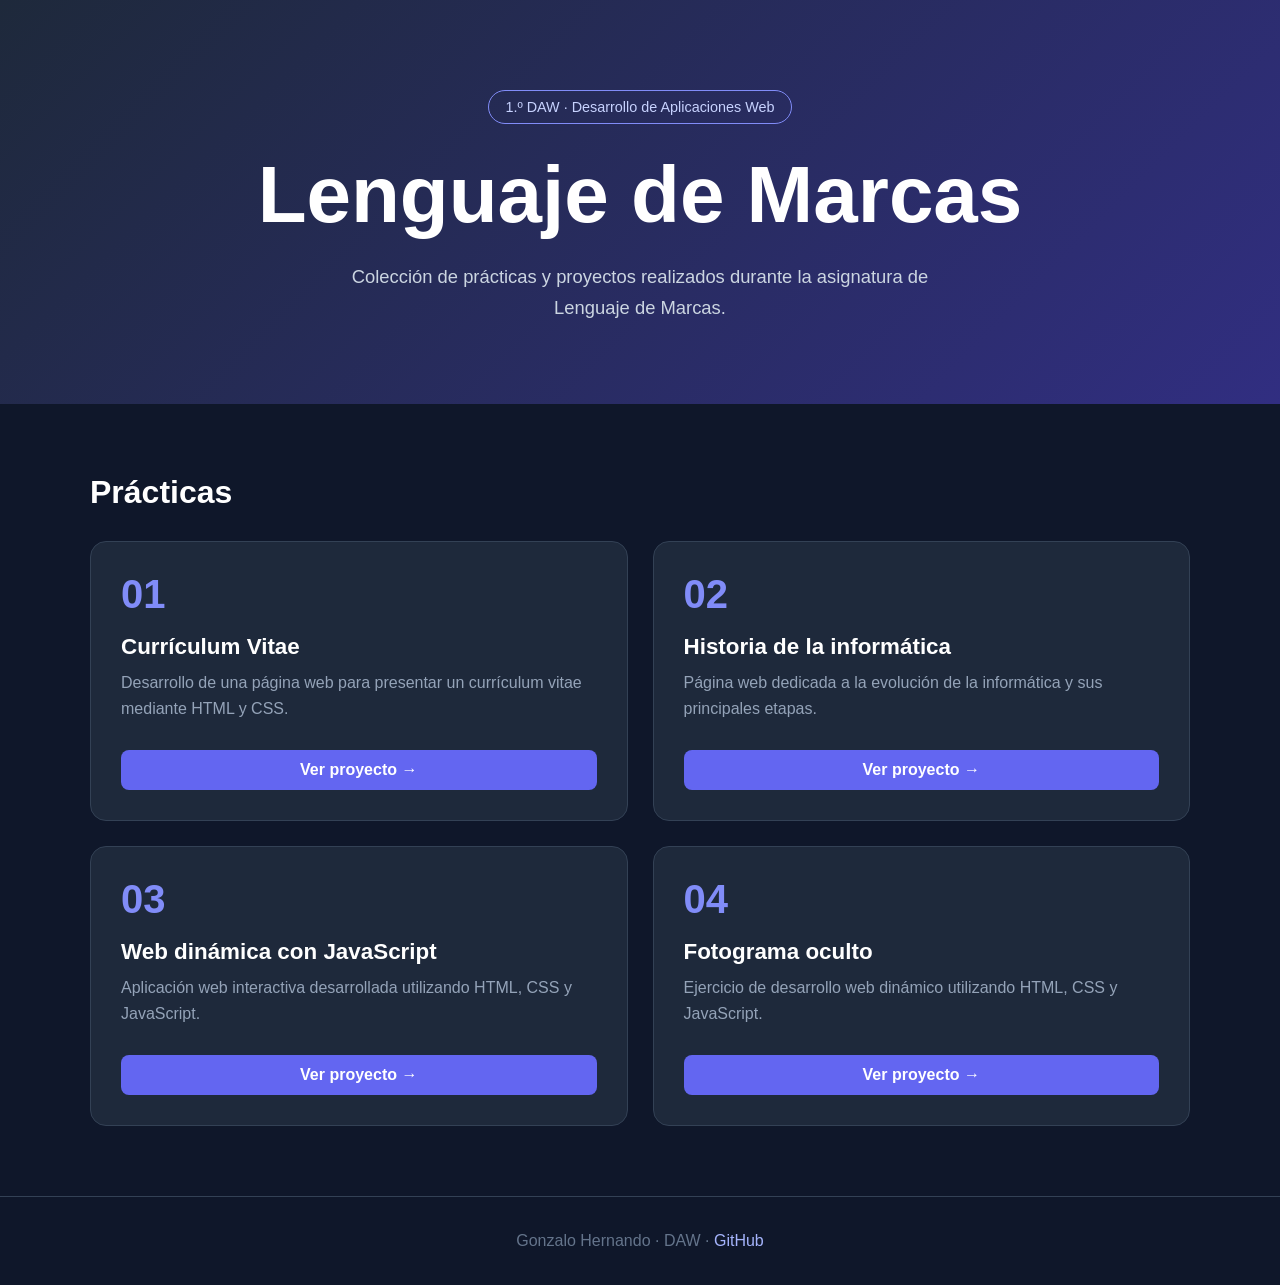
<file: index.html>
<!doctype html>

<html lang="es">
  <head>
    <meta charset="UTF-8" />
    <meta name="viewport" content="width=device-width, initial-scale=1.0" />

    <meta
      name="description"
      content="Repositorio de prácticas de Lenguaje de Marcas del ciclo Desarrollo de Aplicaciones Web."
    />

    <title>Lenguaje de Marcas | DAW</title>

    <link rel="stylesheet" href="css/styles.css" />
  </head>

  <body>
    <header class="hero">
      <div class="hero-content">
        <p class="tag">1.º DAW · Desarrollo de Aplicaciones Web</p>

        <h1>Lenguaje de Marcas</h1>

        <p class="subtitle">
          Colección de prácticas y proyectos realizados durante la asignatura de
          Lenguaje de Marcas.
        </p>
      </div>
    </header>

    <main>
      <section class="projects">
        <h2>Prácticas</h2>

        <div class="project-grid">
          <article class="project-card">
            <span class="number">01</span>

            <div>
              <h3>Currículum Vitae</h3>
              <p>
                Desarrollo de una página web para presentar un currículum vitae
                mediante HTML y CSS.
              </p>
            </div>

            <a href="tarea1-curriculum-vitae/"> Ver proyecto → </a>
          </article>

          <article class="project-card">
            <span class="number">02</span>

            <div>
              <h3>Historia de la informática</h3>
              <p>
                Página web dedicada a la evolución de la informática y sus
                principales etapas.
              </p>
            </div>

            <a href="tarea2-web-historia-informatica/s17.html">
              Ver proyecto →
            </a>
          </article>

          <article class="project-card">
            <span class="number">03</span>

            <div>
              <h3>Web dinámica con JavaScript</h3>
              <p>
                Aplicación web interactiva desarrollada utilizando HTML, CSS y
                JavaScript.
              </p>
            </div>

            <a href="tarea3-web-dinamica-js/"> Ver proyecto → </a>
          </article>

          <article class="project-card">
            <span class="number">04</span>

            <div>
              <h3>Fotograma oculto</h3>
              <p>
                Ejercicio de desarrollo web dinámico utilizando HTML, CSS y
                JavaScript.
              </p>
            </div>

            <a href="tarea4-web-dinamica-fotograma-oculto/"> Ver proyecto → </a>
          </article>
        </div>
      </section>
    </main>

    <footer>
      <p>
        Gonzalo Hernando · DAW ·
        <a href="https://github.com/gon-hernando"> GitHub </a>
      </p>
    </footer>
  </body>
</html>
</file>
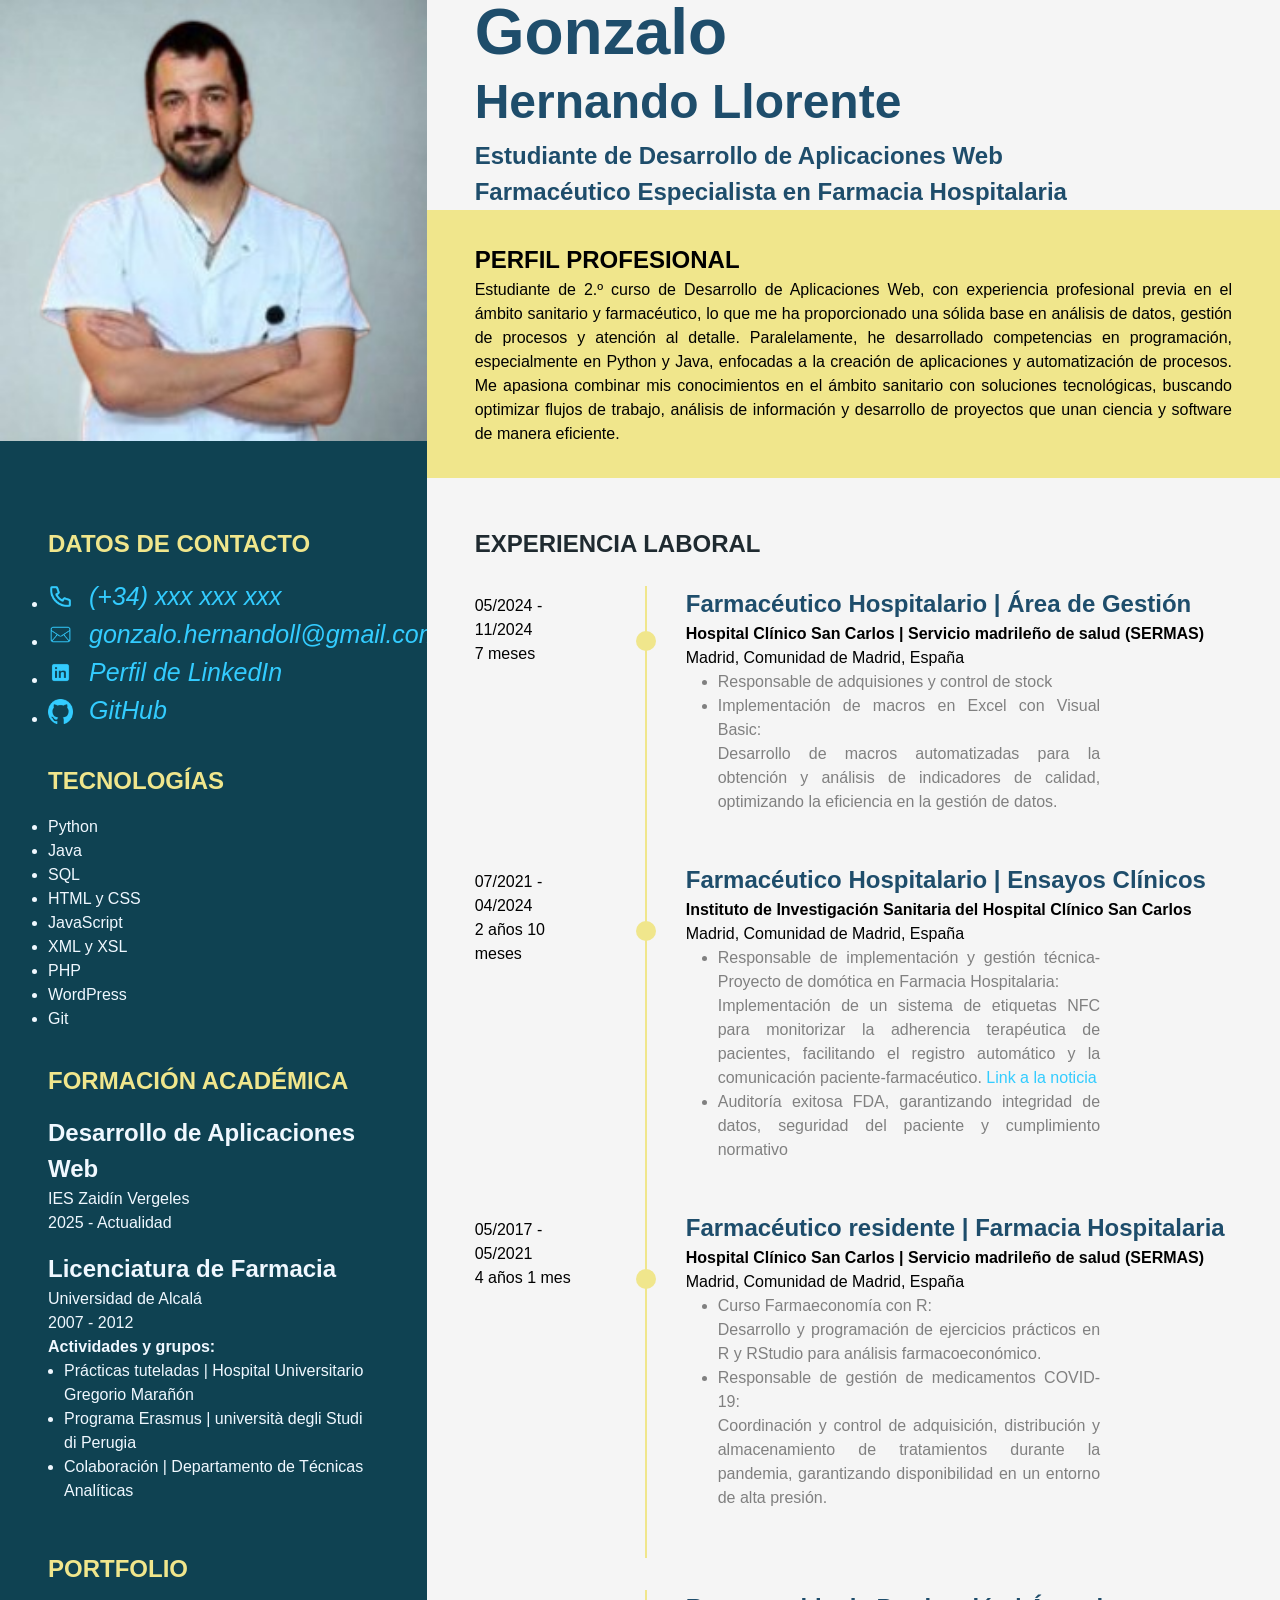
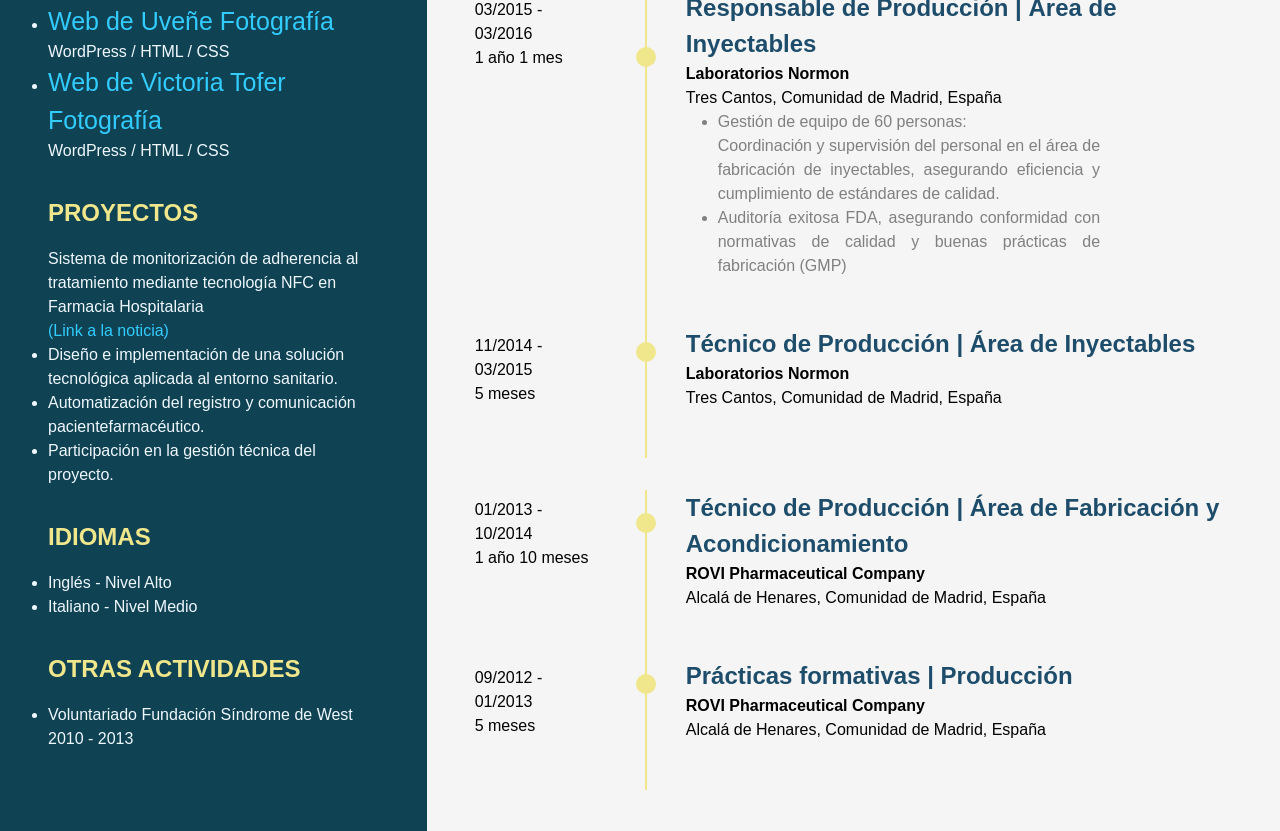
<file: tarea1-curriculum-vitae/Index.html>
<!doctype html>
<html lang="es" xml:lang="es">
  <!-- Definir la internalización a España -->
  <head>
    <meta charset="UTF-8" />
    <meta
      name="keywords"
      content="curriculum,desarrollador,dev,gonzalo,hernando"
    />
    <meta name="author" content="GonzaloHernando" />
    <meta name="viewport" content="width=device-width, initial-scale=1.0" />
    <title>CV GONZALO HERNANDO</title>
    <!-- Definir título de la web -->
    <link rel="stylesheet" href="estilos.css" />
  </head>
  <body>
    <!-- Abrimos la etiqueta body para la mayor parte del contenido -->
    <header>
      <div id="contenedor-superior">
        <!-- titulo con mayor enfasis -->
        <div class="columna izquierda superior">
          <img
            class="foto-perfil"
            src="imagenes/Foto_Perfil_CV.png"
            alt="Foto Gonzalo Hernando"
          />
          <!-- etiqueta para imagenes, con atributos para su tamaño -->
        </div>

        <!--======CABECERA========-->

        <section id="cabecera">
          <h1 id="nombre-completo">
            <div id="nombre">Gonzalo</div>
            <div id="apellidos">Hernando Llorente</div>
          </h1>
          <h2 id="trabajo">
            <strong>Estudiante de Desarrollo de Aplicaciones Web</strong>
            <br />
            <strong>Farmacéutico Especialista en Farmacia Hospitalaria</strong>
            <!-- Definir enfasis (mayor a <em>-->
          </h2>
        </section>

        <!--======SOBRE MI=======-->

        <section id="perfilProfesional">
          <h2>PERFIL PROFESIONAL</h2>
          <p>
            Estudiante de 2.º curso de Desarrollo de Aplicaciones Web, con
            experiencia profesional previa en el ámbito sanitario y
            farmacéutico, lo que me ha proporcionado una sólida base en análisis
            de datos, gestión de procesos y atención al detalle. Paralelamente,
            he desarrollado competencias en programación, especialmente en
            Python y Java, enfocadas a la creación de aplicaciones y
            automatización de procesos. Me apasiona combinar mis conocimientos
            en el ámbito sanitario con soluciones tecnológicas, buscando
            optimizar flujos de trabajo, análisis de información y desarrollo de
            proyectos que unan ciencia y software de manera eficiente.
          </p>
        </section>
      </div>
    </header>

    <!--======CONTENEDOR INFERIOR=======-->

    <div id="contenedor-inferior">
      <!--COLUMNA IZQUIERDA INFERIOR-->

      <div class="columna izquierda inferior">
        <!--======CONTACTO (BLOQUE)======-->

        <address class="bloque">
          <!-- Matizar que es inforamción de contacto -->
          <h2 class="titulo-izquierda">DATOS DE CONTACTO</h2>
          <ul>
            <!-- Definir lista desordenada -->
            <li>
              <!-- Definir item de lista -->
              <span class="contacto-item">
                <img
                  src="icon/phone-icon-blue.png"
                  alt="Icono telefono"
                  width="25"
                  height="25"
                />
                <a
                  href="tel:+34"
                  title="Contacta por teléfono conmigo"
                  class="link"
                  >(+34) xxx xxx xxx
                  <!-- href="tel:": para abrir la app de llamadas si dispositivo movil // tittle: Crea ayuda contextual al pasar el ratón -->
                </a>
              </span>
            </li>

            <li>
              <span class="contacto-item">
                <img
                  src="icon/mail-icon-blue.png"
                  alt="Icono email"
                  width="25"
                  height="25"
                />
                <a
                  href="mailto:gonzalo.hernandoll@gmail.com"
                  title="Contacta conmigo"
                  class="link"
                >
                  gonzalo.hernandoll@gmail.com
                </a>
                <!-- href="mailto:": para abrir el servicio de correo del usuario" -->
              </span>
            </li>

            <li>
              <span class="contacto-item">
                <img
                  src="icon/linkedin-icon-blue.png"
                  alt="icono linkedin"
                  width="25"
                  height="25"
                />
                <a
                  href="https://www.linkedin.com/in/ghernandollorente/"
                  title="Ir a mi perfil de Linkedin"
                  class="link"
                  target="_blank"
                >
                  Perfil de LinkedIn
                </a>
              </span>
            </li>

            <li>
              <span class="contacto-item">
                <img
                  src="icon/github-icon-blue.png"
                  alt="icono github"
                  width="25"
                  height="25"
                />
                <a
                  href="https://github.com/gon-hernando"
                  title="Ir a mi perfil de GitHub"
                  class="link"
                  target="_blank"
                >
                  GitHub
                </a>
              </span>
            </li>
          </ul>
        </address>

        <!--======TECNOLOGÍAS (BLOQUE)======-->

        <section class="bloque" id="tecnologías">
          <h2 class="titulo-izquierda">TECNOLOGÍAS</h2>
          <ul>
            <li>Python</li>
            <li>Java</li>
            <li>SQL</li>
            <li>HTML y CSS</li>
            <li>JavaScript</li>
            <li>XML y XSL</li>
            <li>PHP</li>
            <li>WordPress</li>
            <li>Git</li>
          </ul>
        </section>

        <!--======FORMACIÓN (BLOQUE)======-->

        <section class="bloque" id="formacion_academica">
          <h2 class="titulo-izquierda">FORMACIÓN ACADÉMICA</h2>

          <article class="estudios">
            <h3 class="estudios-titulo">Desarrollo de Aplicaciones Web</h3>
            <p>IES Zaidín Vergeles</p>
            <p>
              <time datetime="2025">2025</time> -
              <time datetime="present">Actualidad</time>
            </p>
          </article>

          <article class="estudios">
            <h3 class="estudios-titulo">Licenciatura de Farmacia</h3>
            <p>Universidad de Alcalá</p>
            <p>
              <time datetime="2007">2007</time> -
              <time datetime="2012">2012</time>
            </p>

            <h4>Actividades y grupos:</h4>
            <ul class="sublista">
              <li>
                Prácticas tuteladas | Hospital Universitario Gregorio Marañón
              </li>
              <li>Programa Erasmus | università degli Studi di Perugia</li>
              <li>Colaboración | Departamento de Técnicas Analíticas</li>
            </ul>
          </article>
        </section>

        <!--======PORTFOLIO (BLOQUE)======-->

        <section class="bloque" id="portfolio">
          <h2 class="titulo-izquierda">PORTFOLIO</h2>
          <ul>
            <li>
              <a href="https://virgiliohernando.es/" class="link">
                Web de Uveñe Fotografía
              </a>
              <p>WordPress / HTML / CSS</p>
            </li>
            <li>
              <a href="https://victoriatofer.com/" class="link"
                >Web de Victoria Tofer Fotografía
              </a>
              <p>WordPress / HTML / CSS</p>
            </li>
          </ul>
        </section>

        <!--======PROYECTOS TECNOLOGICOS======-->

        <section class="bloque" id="proyectos">
          <h2 class="titulo-izquierda">PROYECTOS</h2>
          <p>
            Sistema de monitorización de adherencia al tratamiento mediante
            tecnología NFC en Farmacia Hospitalaria
          </p>
          <a href="" class="link-pequeño">(Link a la noticia)</a>

          <ul>
            <li>
              Diseño e implementación de una solución tecnológica aplicada al
              entorno sanitario.
            </li>
            <li>
              Automatización del registro y comunicación pacientefarmacéutico.
            </li>
            <li>Participación en la gestión técnica del proyecto.</li>
          </ul>
        </section>

        <!--======IDIOMAS (BLOQUE)======-->

        <section class="bloque" id="idiomas">
          <h2 class="titulo-izquierda">IDIOMAS</h2>
          <ul>
            <li>Inglés - Nivel Alto</li>
            <li>Italiano - Nivel Medio</li>
          </ul>
        </section>

        <section class="bloque" id="actividades">
          <h2 class="titulo-izquierda">OTRAS ACTIVIDADES</h2>
          <ul>
            <li>
              Voluntariado Fundación Síndrome de West <br />
              2010 - 2013
            </li>
          </ul>
        </section>
      </div>

      <!--======COLUMNA DERECHA INFERIOR======-->

      <div class="columna derecha inferior">
        <!--======EXPERIENCIA======-->

        <section id="experiencia_laboral">
          <!-- Definir secciones dentro de body, con atributo identificativo -->
          <h2 class="titulo-derecha">EXPERIENCIA LABORAL</h2>
          <br />

          <article class="bloque" id="sermas">
            <div class="puesto-intervalo">
              <div id="puesto7" class="puesto">
                <h3 class="puesto-titulo">
                  Farmacéutico Hospitalario | Área de Gestión
                </h3>
                <p class="empresa">
                  <b>
                    Hospital Clínico San Carlos | Servicio madrileño de salud
                    (SERMAS)
                  </b>
                </p>
                <p>Madrid, Comunidad de Madrid, España</p>
                <ul class="logros">
                  <li>Responsable de adquisiones y control de stock</li>
                  <li>
                    Implementación de macros en Excel con Visual Basic: <br />
                    Desarrollo de macros automatizadas para la obtención y
                    análisis de indicadores de calidad, optimizando la
                    eficiencia en la gestión de datos.
                  </li>
                </ul>
              </div>

              <p id="intervalo7" class="intervalo">
                <time datetime="2024-05">05/2024</time> -
                <!-- Resaltamos que el contenido es una fecha -->
                <time datetime="2024-11">11/2024</time>
                <br />7 meses
              </p>
            </div>

            <div class="puesto-intervalo">
              <div id="puesto6" class="puesto">
                <h3 class="puesto-titulo">
                  Farmacéutico Hospitalario | Ensayos Clínicos
                </h3>
                <p class="empresa">
                  <b>
                    Instituto de Investigación Sanitaria del Hospital Clínico
                    San Carlos
                  </b>
                </p>
                <p>Madrid, Comunidad de Madrid, España</p>
                <ul class="logros">
                  <li>
                    Responsable de implementación y gestión técnica-Proyecto de
                    domótica en Farmacia Hospitalaria: <br />Implementación de
                    un sistema de etiquetas NFC para monitorizar la adherencia
                    terapéutica de pacientes, facilitando el registro automático
                    y la comunicación paciente‑farmacéutico.
                    <a
                      class="link-pequeño"
                      href="https://diariofarma.com/2023/05/22/la-farmacia-hospitalaria-se-adentra-en-la-domotica"
                      title="Ir a la noticia"
                      target="_blank"
                      >Link a la noticia</a
                    >
                  </li>
                  <li>
                    Auditoría exitosa FDA, garantizando integridad de datos,
                    seguridad del paciente y cumplimiento normativo
                  </li>
                </ul>
              </div>

              <p id="intervalo6" class="intervalo">
                <time datetime="2021-07">07/2021</time> -
                <time datetime="2024-04">04/2024</time>
                <br />2 años 10 meses
              </p>
            </div>

            <div class="puesto-intervalo">
              <div id="puesto5" class="puesto">
                <h3 class="puesto-titulo">
                  Farmacéutico residente | Farmacia Hospitalaria
                </h3>
                <p class="empresa">
                  <b>
                    Hospital Clínico San Carlos | Servicio madrileño de salud
                    (SERMAS)
                  </b>
                </p>
                <p>Madrid, Comunidad de Madrid, España</p>
                <ul class="logros">
                  <li>
                    Curso Farmaeconomía con R: <br />Desarrollo y programación
                    de ejercicios prácticos en R y RStudio para análisis
                    farmacoeconómico.
                  </li>
                  <li>
                    Responsable de gestión de medicamentos COVID-19: <br />
                    Coordinación y control de adquisición, distribución y
                    almacenamiento de tratamientos durante la pandemia,
                    garantizando disponibilidad en un entorno de alta presión.
                  </li>
                </ul>
              </div>

              <p id="intervalo5" class="intervalo">
                <time datetime="2017-05">05/2017</time> -
                <time datetime="2021-05">05/2021</time>
                <br />4 años 1 mes
              </p>
            </div>
          </article>

          <article class="bloque" id="normon">
            <div class="puesto-intervalo">
              <div id="puesto4" class="puesto">
                <h3 class="puesto-titulo">
                  Responsable de Producción | Área de Inyectables
                </h3>
                <p class="empresa">
                  <b> Laboratorios Normon </b>
                </p>
                <p>Tres Cantos, Comunidad de Madrid, España</p>
                <ul class="logros">
                  <li>
                    Gestión de equipo de 60 personas: <br />
                    Coordinación y supervisión del personal en el área de
                    fabricación de inyectables, asegurando eficiencia y
                    cumplimiento de estándares de calidad.
                  </li>
                  <li>
                    Auditoría exitosa FDA, asegurando conformidad con normativas
                    de calidad y buenas prácticas de fabricación (GMP)
                  </li>
                </ul>
              </div>

              <p id="intervalo4" class="intervalo">
                <time datetime="2015-03">03/2015</time> -
                <time datetime="2016-03">03/2016</time>
                <br />1 año 1 mes
              </p>
            </div>

            <div class="puesto-intervalo">
              <div id="puesto3" class="puesto">
                <h3 class="puesto-titulo">
                  Técnico de Producción | Área de Inyectables
                </h3>
                <p>
                  <b class="empresa">Laboratorios Normon</b>
                </p>
                <p>Tres Cantos, Comunidad de Madrid, España</p>
              </div>

              <p id="intervalo3" class="intervalo">
                <time datetime="2014-11">11/2014</time> -
                <time datetime="2015-03">03/2015</time>
                <br />5 meses
              </p>
            </div>
          </article>

          <article class="bloque" id="rovi">
            <div class="puesto-intervalo">
              <div id="puesto2" class="puesto">
                <h3 class="puesto-titulo">
                  Técnico de Producción | Área de Fabricación y
                  Acondicionamiento
                </h3>
                <p>
                  <b class="empresa">ROVI Pharmaceutical Company</b>
                </p>
                <p>Alcalá de Henares, Comunidad de Madrid, España</p>
              </div>

              <p id="intervalo2" class="intervalo">
                <time datetime="2013-01">01/2013</time> -
                <time datetime="2014-10">10/2014</time>
                <br />1 año 10 meses
              </p>
            </div>

            <div class="puesto-intervalo">
              <div id="puesto1" class="puesto">
                <h3 class="puesto-titulo">Prácticas formativas | Producción</h3>
                <p>
                  <b class="empresa">ROVI Pharmaceutical Company</b>
                </p>
                <p>Alcalá de Henares, Comunidad de Madrid, España</p>
              </div>

              <p id="intervalo1" class="intervalo">
                <time datetime="2012-09">09/2012</time> -
                <time datetime="2013-01">01/2013</time>
                <br />5 meses
              </p>
            </div>
          </article>
        </section>
      </div>
    </div>
  </body>
</html>
</file>
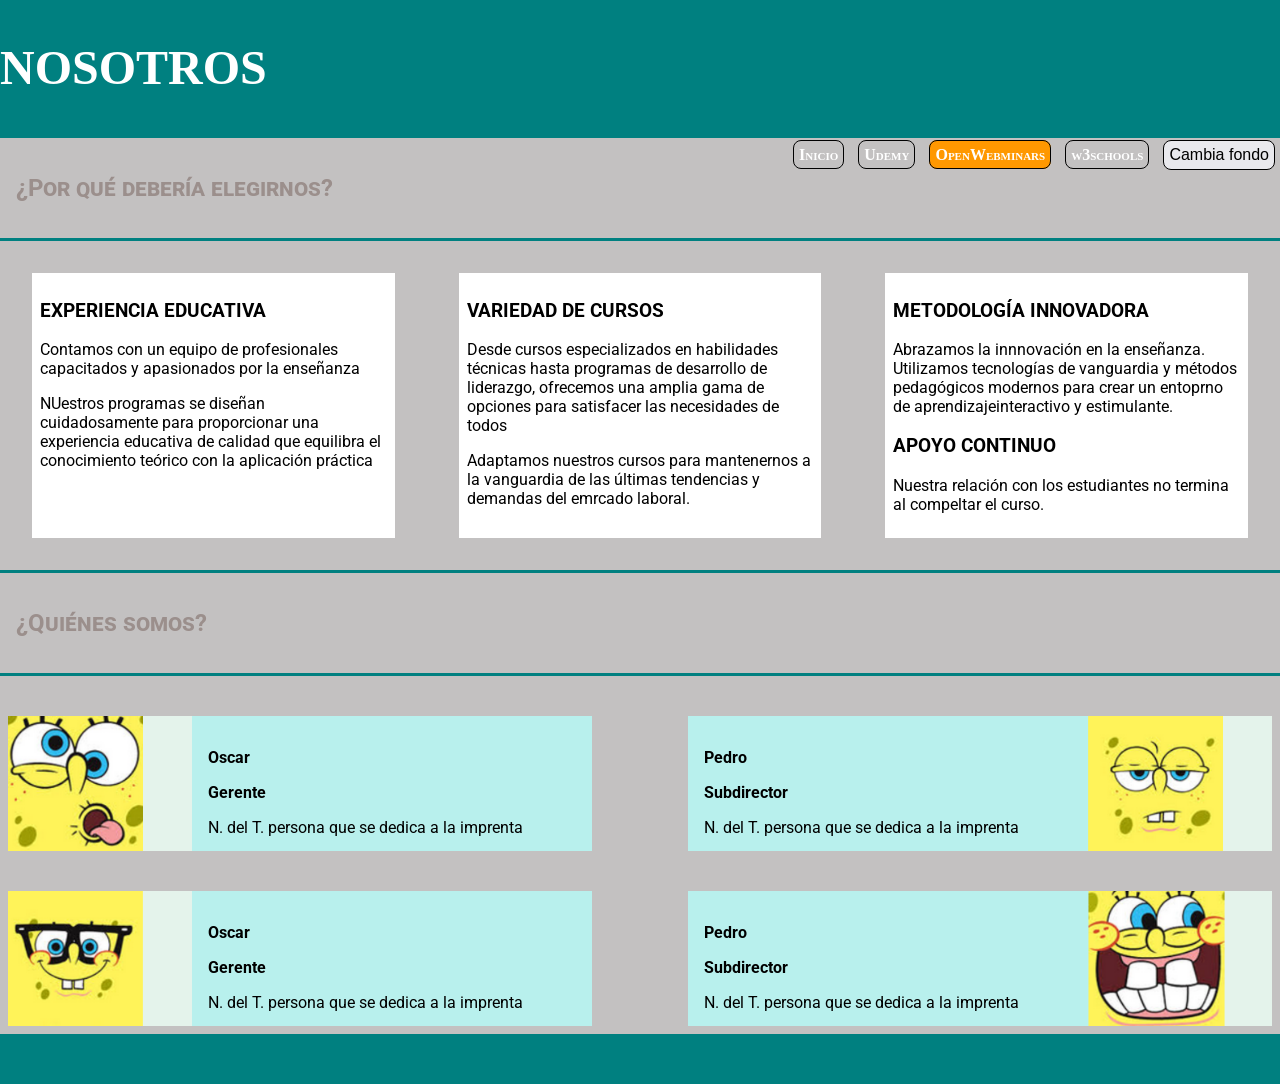
<file: tarea3-web-dinamica-js/index.html>
<!doctype html>
<html lang="es">
  <!-- HEAD -->
  <head>
    <meta charset="UTF-8" />
    <meta name="viewport" content="width=device-width, initial-scale=1.0" />
    <title>Mi Página Web</title>
    <meta name="description" content="Descripción de mi página web" />
    <link rel="stylesheet" href="styles/styles.css" />
    <link rel="icon" href="favicon.ico" type="image/x-icon" />
    <link
      href="https://fonts.googleapis.com/css2?family=Roboto:wght@400;700&display=swap"
      rel="stylesheet"
    />
  </head>
  <body>
    <!-- CABECERA -->

    <section id="cabecera">
      <h1 class="titulo">NOSOTROS</h1>
      <nav>
        <a class="boton__1">Inicio</a>
        <a class="boton__1">Udemy</a>
        <a class="boton__2">OpenWebminars</a>
        <a class="boton__1">w3schools</a>
        <button id="boton__fondo">Cambia fondo</button>
      </nav>
    </section>

    <!-- CUERPO -->

    <section id="cuerpo">
      <!-- ============================ -->
      <!-- ¿POR QUE DEBERÍA ELEGIRNOS? -->
      <!-- ============================ -->

      <div class="titulo-seccion">
        <h2 class="titulo">¿Por qué debería elegirnos?</h2>
      </div>

      <div id="contenedor-cuadros">
        <div id="cuadro-1" class="cuadro">
          <h3>EXPERIENCIA EDUCATIVA</h3>
          <p>
            Contamos con un equipo de profesionales capacitados y apasionados
            por la enseñanza
          </p>
          <p>
            NUestros programas se diseñan cuidadosamente para proporcionar una
            experiencia educativa de calidad que equilibra el conocimiento
            teórico con la aplicación práctica
          </p>
        </div>

        <div id="cuadro-2" class="cuadro">
          <h3>VARIEDAD DE CURSOS</h3>
          <p>
            Desde cursos especializados en habilidades técnicas hasta programas
            de desarrollo de liderazgo, ofrecemos una amplia gama de opciones
            para satisfacer las necesidades de todos
          </p>
          <p>
            Adaptamos nuestros cursos para mantenernos a la vanguardia de las
            últimas tendencias y demandas del emrcado laboral.
          </p>
        </div>

        <div id="cuadro-3" class="cuadro">
          <h3>METODOLOGÍA INNOVADORA</h3>

          <p>
            Abrazamos la innnovación en la enseñanza. Utilizamos tecnologías de
            vanguardia y métodos pedagógicos modernos para crear un entoprno de
            aprendizajeinteractivo y estimulante.
          </p>

          <h3>APOYO CONTINUO</h3>
          <p>
            Nuestra relación con los estudiantes no termina al compeltar el
            curso.
          </p>
        </div>
      </div>

      <!-- ============================ -->
      <!-- ¿QUIENES SOMOS? -->
      <!-- ============================ -->

      <article id="quienes-somos">
        <div class="titulo-seccion">
          <h2 class="titulo">¿Quiénes somos?</h2>
        </div>

        <div id="contenedor-personal">
          <div class="columna">
            <!-- ============================ -->
            <!-- GERENTE 1 -->
            <!-- ============================ -->

            <div id="cuadro-gerente1" class="cuadro-personal">
              <div class="espaciador">
                <img src="img/bob-1.png" />
              </div>

              <div class="datos-personal">
                <p class="negrita">Oscar</p>
                <p class="negrita">Gerente</p>
                <p>N. del T. persona que se dedica a la imprenta</p>
              </div>
            </div>

            <!-- ============================ -->
            <!-- GERENTE 2 -->
            <!-- ============================ -->

            <div id="cuadro-gerente2" class="cuadro-personal">
              <div class="espaciador">
                <img src="img/bob-2.png" />
              </div>
              <div class="datos-personal">
                <p class="negrita">Oscar</p>
                <p class="negrita">Gerente</p>
                <p>N. del T. persona que se dedica a la imprenta</p>
              </div>
            </div>
          </div>

          <div class="columna">
            <!-- ============================ -->
            <!-- SUBDIRECTOR 1 -->
            <!-- ============================ -->

            <div id="cuadro-subdirector1" class="cuadro-personal">
              <div class="datos-personal">
                <p class="negrita">Pedro</p>
                <p class="negrita">Subdirector</p>
                <p>N. del T. persona que se dedica a la imprenta</p>
              </div>
              <div class="espaciador">
                <img src="img/bob-3.png" />
              </div>
            </div>

            <!-- ============================ -->
            <!-- SUBDIRECTOR 2 -->
            <!-- ============================ -->

            <div id="cuadro-subdirector2" class="cuadro-personal">
              <div class="datos-personal">
                <p class="negrita">Pedro</p>
                <p class="negrita">Subdirector</p>
                <p>N. del T. persona que se dedica a la imprenta</p>
              </div>
              <div class="espaciador">
                <img src="img/bob-4.png" />
              </div>
            </div>
          </div>
        </div>
      </article>
    </section>

    <footer></footer>

    <script src="JS/script.js"></script>
  </body>
</html>
</file>
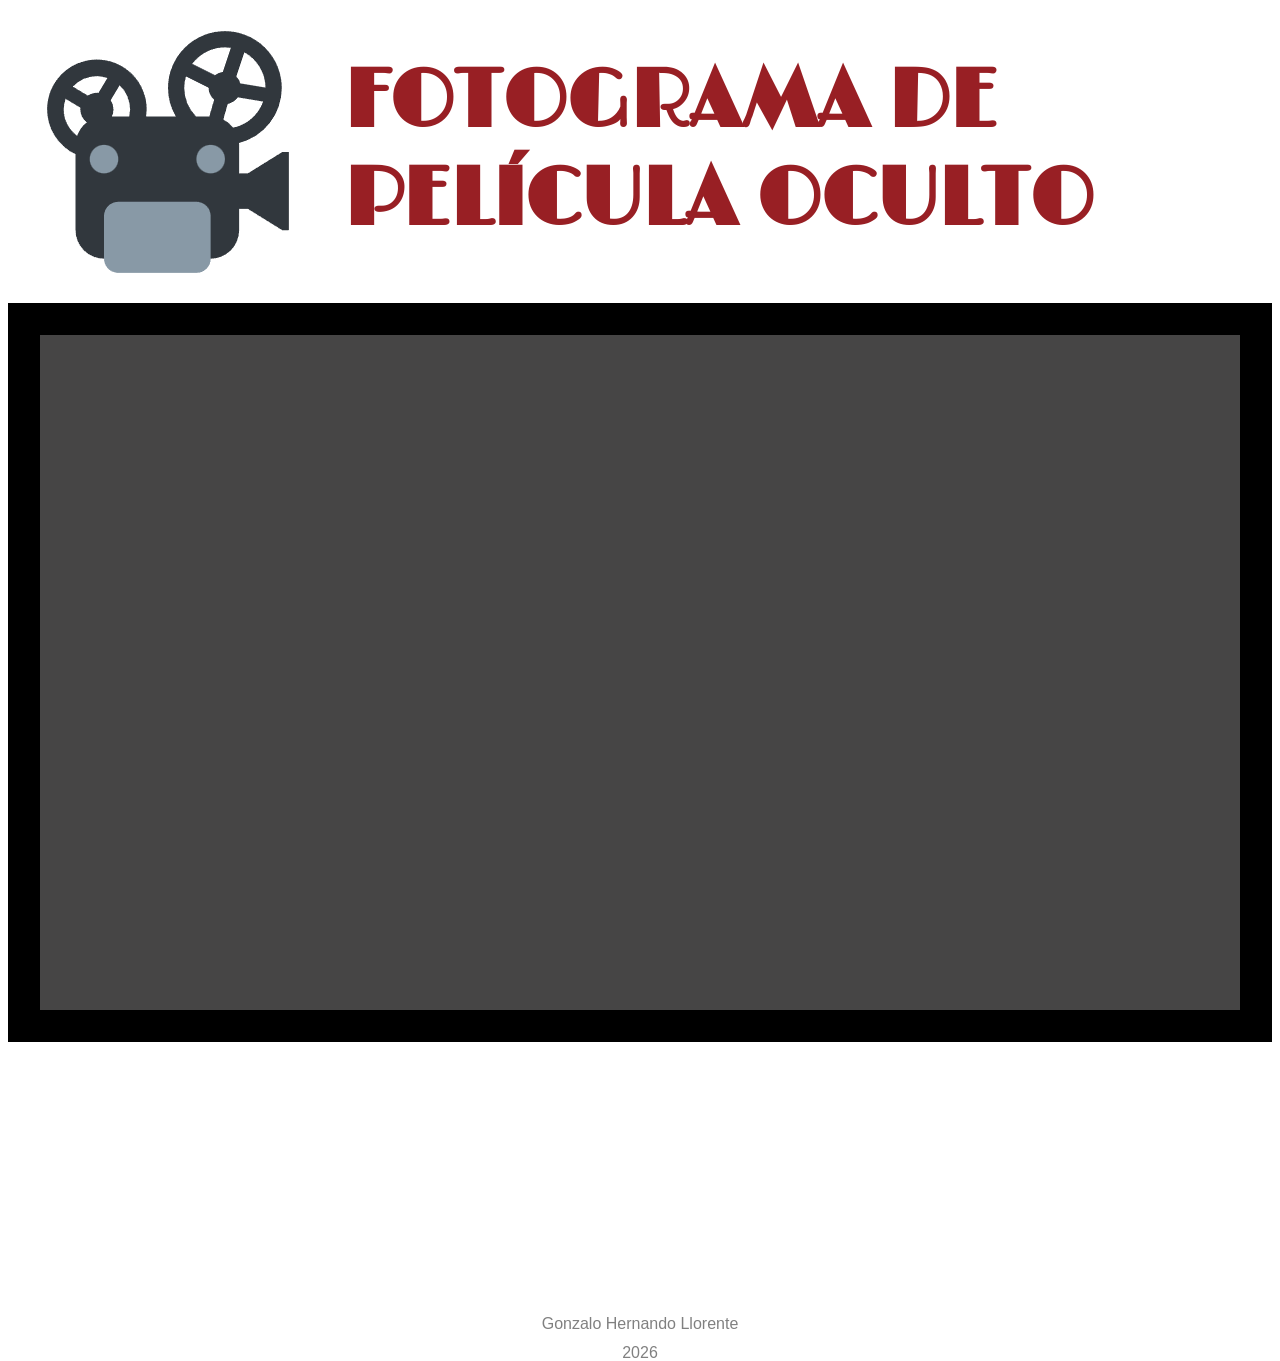
<file: tarea4-web-dinamica-fotograma-oculto/index.html>
<!doctype html>
<html lang="es">
  <head>
    <meta charset="UTF-8" />
    <title>Fotograma oculto</title>
    <link rel="stylesheet" href="styles/styles.css" />
    <!-- Fuente H1  -->
    <link
      href="https://fonts.googleapis.com/css2?family=Limelight&display=swap"
      rel="stylesheet"
    />

    <!-- Autor -->
    <meta name="author" content="Gonzalo Hernando" />

    <!-- Palabras clave -->
    <meta
      name="keywords"
      content="html, css, javascript, programación web, fotograma, película"
    />

    <!-- Descripción -->
    <meta
      name="description"
      content="Fotograma oculto dividido que se gira mediante click de ratón"
    />
  </head>
  <body>
    <div id="cabecera">
      <img src="img/icono_proyector.png" />
      <h1>FOTOGRAMA DE PELÍCULA OCULTO</h1>
    </div>

    <!--CONTENEDOR CUADRÍCULA 3X3-->

    <div id="contenedor">
      <div id="contenedor-grid">
        <div class="grid">
          <!--FLIP-CARDS-->

          <div class="contenedor-tarjeta">
            <div class="tarjeta" data-pos="0">
              <div class="frontal"></div>
              <!--2 DIVS "superpuestos" mediante CSS-->
              <div class="trasera"></div>
            </div>
          </div>

          <div class="contenedor-tarjeta">
            <div class="tarjeta" data-pos="1">
              <div class="frontal"></div>
              <div class="trasera"></div>
            </div>
          </div>

          <div class="contenedor-tarjeta">
            <div class="tarjeta" data-pos="2">
              <div class="frontal"></div>
              <div class="trasera"></div>
            </div>
          </div>

          <div class="contenedor-tarjeta">
            <div class="tarjeta" data-pos="3">
              <div class="frontal"></div>
              <div class="trasera"></div>
            </div>
          </div>

          <div class="contenedor-tarjeta">
            <div class="tarjeta" data-pos="4">
              <div class="frontal"></div>
              <div class="trasera"></div>
            </div>
          </div>

          <div class="contenedor-tarjeta">
            <div class="tarjeta" data-pos="5">
              <div class="frontal"></div>
              <div class="trasera"></div>
            </div>
          </div>

          <div class="contenedor-tarjeta">
            <div class="tarjeta" data-pos="6">
              <div class="frontal"></div>
              <div class="trasera"></div>
            </div>
          </div>

          <div class="contenedor-tarjeta">
            <div class="tarjeta" data-pos="7">
              <div class="frontal"></div>
              <div class="trasera"></div>
            </div>
          </div>

          <div class="contenedor-tarjeta">
            <div class="tarjeta" data-pos="8">
              <div class="frontal"></div>
              <div class="trasera"></div>
            </div>
          </div>
        </div>
      </div>
      <div id="contendor-pelicula">
        <h2 id="pelicula">The Shining <time datetime="1980"> (1980)</time></h2>
      </div>
    </div>

    <!--PIE DE PÁGINA-->

    <footer id="pie">
      <p>Gonzalo Hernando Llorente</p>
      <time datetime="2026">2026</time>
    </footer>

    <!--REFERENCIA A HOJA DE JS-->

    <script src="js/script.js"></script>
  </body>
</html>
</file>
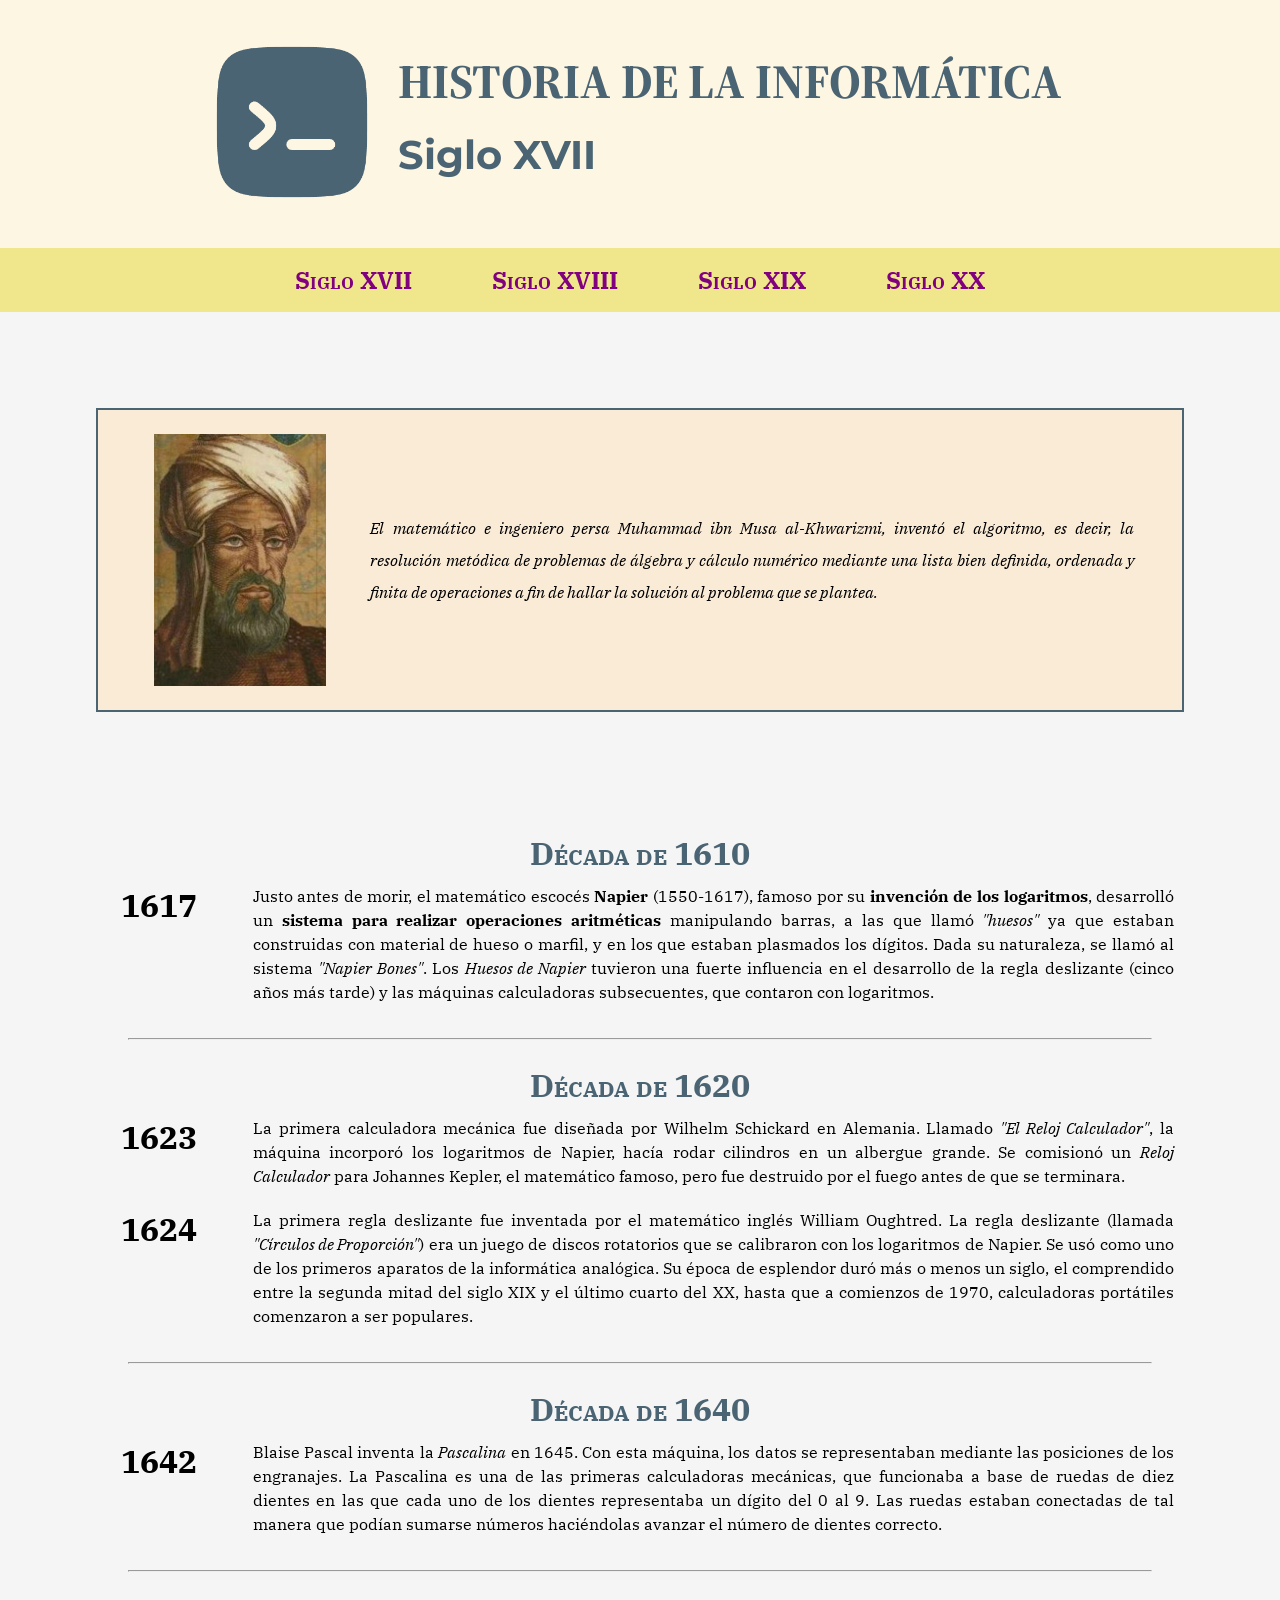
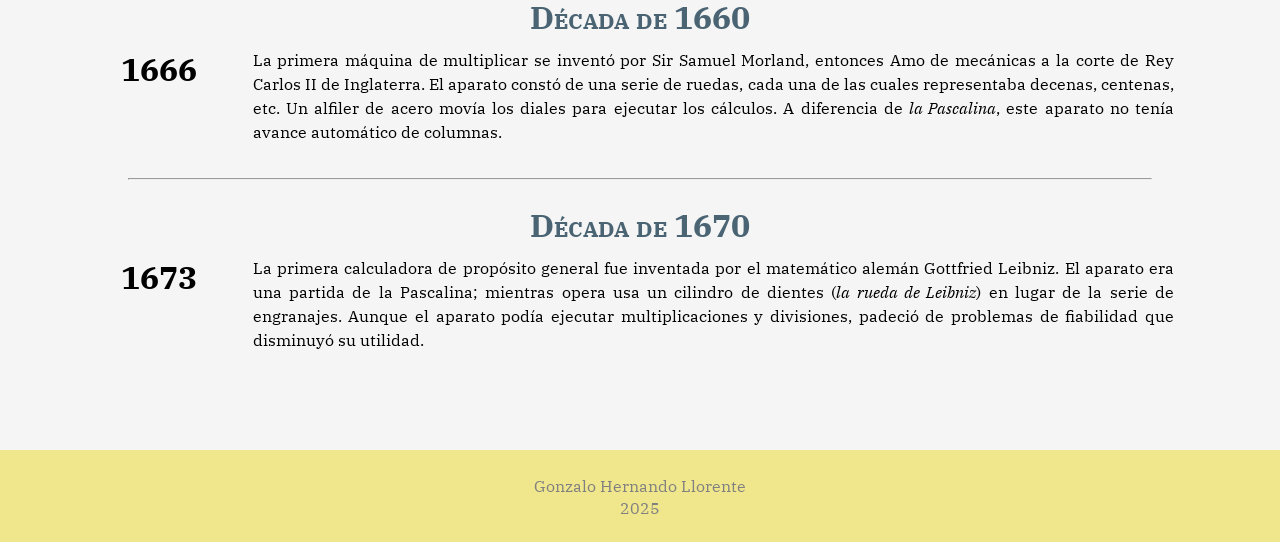
<file: tarea2-web-historia-informatica/s17.html>
<!DOCTYPE html>
<html lang="es">
  <head>
    <meta charset="UTF-8" />
    <meta
      name="description"
      content="Página web sobre historia de la informática"
    />
    <meta name="keywords" content="historia,informática" />
    <meta name="author" content="GonzaloHernando" />
    <meta name="viewport" content="width=device-width,initial-scale=1.0" />
    <title>HISTORIA DE LA INFORMÁTICA - Siglo XVII</title>
    <link rel="stylesheet" href="style.css" />
    <link
      href="https://fonts.googleapis.com/css2?family=IBM+Plex+Serif:wght@400;700&family=Source+Code+Pro&display=swap"
      rel="stylesheet"
    />
    <link
      href="https://fonts.googleapis.com/css2?family=Montserrat:wght@400;700&display=swap"
      rel="stylesheet"
    />
    <link
      href="https://fonts.googleapis.com/css2?family=Source+Serif+Pro:wght@400;700&display=swap"
      rel="stylesheet"
    />
  </head>

  <body>
    <!-- CABECERA -->
    <div id="cabecera">
      <div>
        <img
          src="images/logo.png"
          id="logo"
          alt="Logo Historia de la Informática"
        />
      </div>
      <div id="titulo">
        <h1>HISTORIA DE LA INFORMÁTICA</h1>
        <h2>Siglo XVII</h2>
      </div>
    </div>

    <!-- MENÚ -->
    <div id="menu">
      <span class="link activo"> Siglo XVII </span>
      <!--para evitar que el enlace de la pagina actual esté activo-->
      <a href="s18.html" class="link"> Siglo XVIII </a>
      <a href="s19.html" class="link"> Siglo XIX </a>
      <a href="s20.html" class="link"> Siglo XX </a>
    </div>

    <!-- CUERPO PRINCIPAL -->
    <div id="cuerpo">
      <div id="introduccion">
        <div>
          <img
            src="images/aljuarismi.jpg"
            id="al-Khwarizmi"
            alt="Muhammad ibn Musa al-Khwarizmi"
          />
        </div>
        <p id="">
          El matemático e ingeniero persa Muhammad ibn Musa al-Khwarizmi,
          inventó el algoritmo, es decir, la resolución metódica de problemas de
          álgebra y cálculo numérico mediante una lista bien definida, ordenada
          y finita de operaciones a fin de hallar la solución al problema que se
          plantea.
        </p>
      </div>

      <div class="decada">
        <h3>Década de <time datetime="1610">1610</time></h3>

        <div class="fila">
          <time class="año">1617</time>

          <p>
            Justo antes de morir, el matemático escocés
            <span class="destacado">Napier</span> (<time datetime="1550"
              >1550</time
            >-<time datetime="1617">1617</time>), famoso por su
            <span class="destacado">invención de los logaritmos</span>,
            desarrolló un
            <span class="destacado"
              >sistema para realizar operaciones aritméticas</span
            >
            manipulando barras, a las que llamó <i>"huesos"</i> ya que estaban
            construidas con material de hueso o marfil, y en los que estaban
            plasmados los dígitos. Dada su naturaleza, se llamó al sistema
            <i>"Napier Bones"</i>. Los <i>Huesos de Napier</i> tuvieron una
            fuerte influencia en el desarrollo de la regla deslizante (cinco
            años más tarde) y las máquinas calculadoras subsecuentes, que
            contaron con logaritmos.
          </p>
        </div>
      </div>

      <hr class="separador" />

      <div class="decada">
        <h3>Década de <time datetime="1620">1620</time></h3>
        <div class="fila">
          <time datetime="1623" class="año">1623</time>

          <p>
            La primera calculadora mecánica fue diseñada por Wilhelm Schickard
            en Alemania. Llamado <i>"El Reloj Calculador"</i>, la máquina
            incorporó los logaritmos de Napier, hacía rodar cilindros en un
            albergue grande. Se comisionó un <i>Reloj Calculador</i> para
            Johannes Kepler, el matemático famoso, pero fue destruido por el
            fuego antes de que se terminara.
          </p>
        </div>

        <div class="fila">
          <time datetime="1624" class="año">1624</time>

          <p>
            La primera regla deslizante fue inventada por el matemático inglés
            William Oughtred. La regla deslizante (llamada
            <i>"Círculos de Proporción"</i>) era un juego de discos rotatorios
            que se calibraron con los logaritmos de Napier. Se usó como uno de
            los primeros aparatos de la informática analógica. Su época de
            esplendor duró más o menos un siglo, el comprendido entre la segunda
            mitad del siglo XIX y el último cuarto del XX, hasta que a comienzos
            de <time datetime="1970">1970</time>, calculadoras portátiles
            comenzaron a ser populares.
          </p>
        </div>
      </div>

      <hr class="separador" />

      <div class="decada">
        <h3>Década de <time datetime="1640">1640</time></h3>

        <div class="fila">
          <time datetime="1642" class="año">1642</time>

          <p>
            Blaise Pascal inventa la <i>Pascalina</i> en
            <time datetime="1645">1645</time>. Con esta máquina, los datos se
            representaban mediante las posiciones de los engranajes. La
            Pascalina es una de las primeras calculadoras mecánicas, que
            funcionaba a base de ruedas de diez dientes en las que cada uno de
            los dientes representaba un dígito del 0 al 9. Las ruedas estaban
            conectadas de tal manera que podían sumarse números haciéndolas
            avanzar el número de dientes correcto.
          </p>
        </div>
      </div>

      <hr class="separador" />

      <div class="decada">
        <h3>Década de <time datetime="1660">1660</time></h3>

        <div class="fila">
          <time datetime="1666" class="año">1666</time>

          <p>
            La primera máquina de multiplicar se inventó por Sir Samuel Morland,
            entonces Amo de mecánicas a la corte de Rey Carlos II de Inglaterra.
            El aparato constó de una serie de ruedas, cada una de las cuales
            representaba decenas, centenas, etc. Un alfiler de acero movía los
            diales para ejecutar los cálculos. A diferencia de
            <i>la Pascalina</i>, este aparato no tenía avance automático de
            columnas.
          </p>
        </div>
      </div>

      <hr class="separador" />

      <div class="decada">
        <h3>Década de <time datetime="1670">1670</time></h3>

        <div class="fila">
          <time class="año">1673</time>

          <p>
            La primera calculadora de propósito general fue inventada por el
            matemático alemán Gottfried Leibniz. El aparato era una partida de
            la Pascalina; mientras opera usa un cilindro de dientes (<i
              >la rueda de Leibniz</i
            >) en lugar de la serie de engranajes. Aunque el aparato podía
            ejecutar multiplicaciones y divisiones, padeció de problemas de
            fiabilidad que disminuyó su utilidad.
          </p>
        </div>
      </div>
    </div>
    <div id="pie_pagina">
      <p>Gonzalo Hernando Llorente</p>
      <time datetime="2025">2025</time>
    </div>
  </body>
</html>
</file>
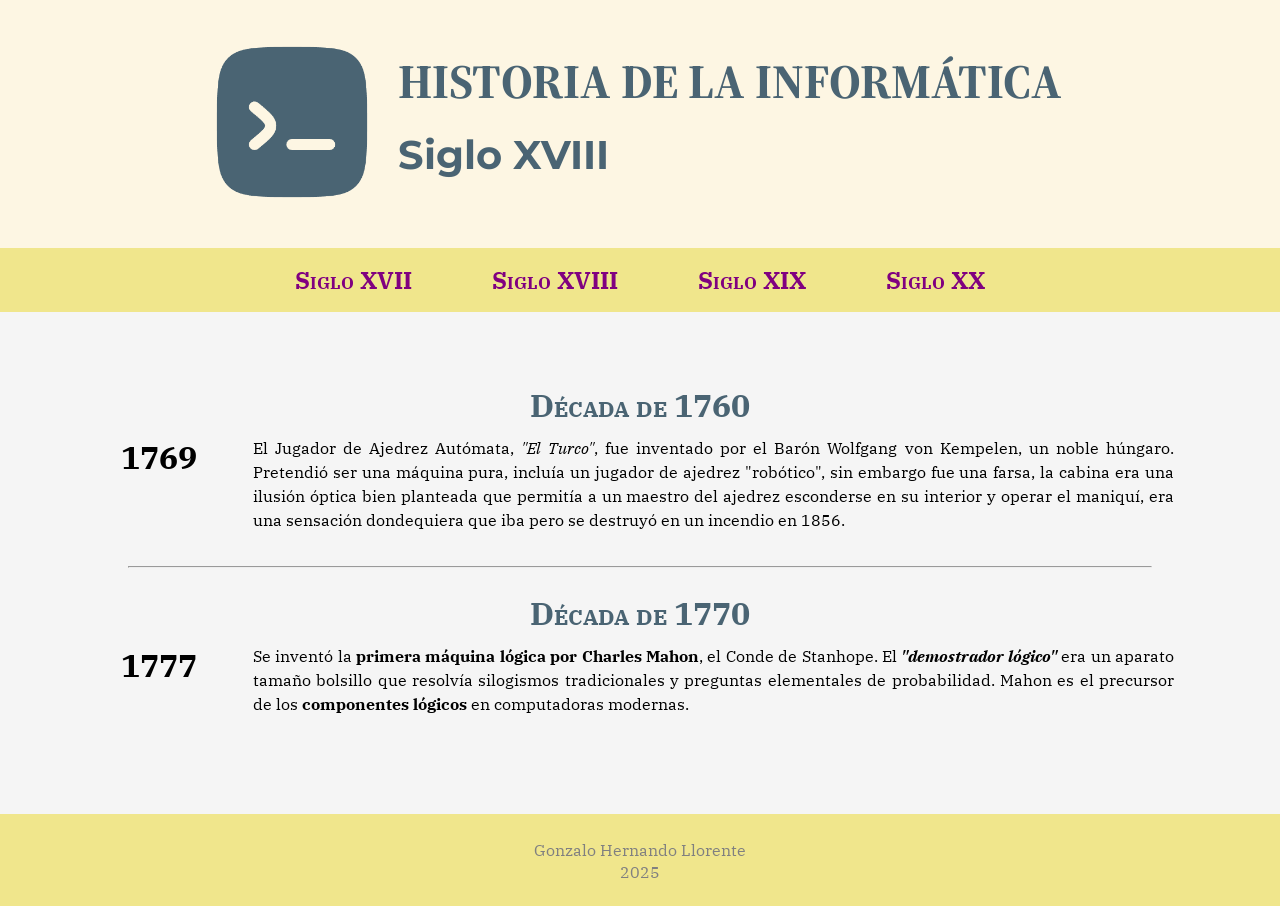
<file: tarea2-web-historia-informatica/s18.html>
<!DOCTYPE html>
<html lang="es">
  <head>
    <meta charset="UTF-8" />
    <meta
      name="description"
      content="Página web sobre historia de la informática"
    />
    <meta name="keywords" content="historia,informática" />
    <meta name="author" content="GonzaloHernando" />
    <meta name="viewport" content="width=device-width,initial-scale=1.0" />
    <title>HISTORIA DE LA INFORMÁTICA - Siglo XVIII</title>
    <link rel="stylesheet" href="style.css" />
    <link
      href="https://fonts.googleapis.com/css2?family=IBM+Plex+Serif:wght@400;700&family=Source+Code+Pro&display=swap"
      rel="stylesheet"
    />
    <link
      href="https://fonts.googleapis.com/css2?family=Montserrat:wght@400;700&display=swap"
      rel="stylesheet"
    />
    <link
      href="https://fonts.googleapis.com/css2?family=Source+Serif+Pro:wght@400;700&display=swap"
      rel="stylesheet"
    />
  </head>

  <body>
    <!-- CABECERA -->
    <div id="cabecera">
      <div>
        <img
          src="images/logo.png"
          id="logo"
          alt="Logo Historia de la Informática"
        />
      </div>

      <div>
        <h1>HISTORIA DE LA INFORMÁTICA</h1>
        <h2>Siglo XVIII</h2>
      </div>
    </div>

    <!-- MENÚ -->
    <div id="menu">
      <a href="s17.html" class="link">Siglo XVII</a>
      <span class="link activo">Siglo XVIII</span>
      <a href="s19.html" class="link">Siglo XIX</a>
      <a href="s20.html" class="link">Siglo XX</a>
    </div>

    <!-- CUERPO PRINCIPAL -->
    <div id="cuerpo">
      <!-- Década 1760 -->
      <div class="decada">
        <h3>Década de <time datetime="1760">1760</time></h3>

        <div class="fila">
          <time datetime="1769" class="año">1769</time>

          <p>
            El Jugador de Ajedrez Autómata, <i>"El Turco"</i>, fue inventado por
            el Barón Wolfgang von Kempelen, un noble húngaro. Pretendió ser una
            máquina pura, incluía un jugador de ajedrez "robótico", sin embargo
            fue una farsa, la cabina era una ilusión óptica bien planteada que
            permitía a un maestro del ajedrez esconderse en su interior y operar
            el maniquí, era una sensación dondequiera que iba pero se destruyó
            en un incendio en <time datetime="1856">1856</time>.
          </p>
        </div>
      </div>

      <hr class="separador" />

      <!-- Década 1770 -->
      <div class="decada">
        <h3>Década de <time datetime="1770">1770</time></h3>

        <div class="fila">
          <time datetime="1777" class="año">1777</time>

          <p>
            Se inventó la
            <span class="destacado"
              >primera máquina lógica por Charles Mahon</span
            >, el Conde de Stanhope. El
            <span class="destacado"><i>"demostrador lógico"</i></span> era un
            aparato tamaño bolsillo que resolvía silogismos tradicionales y
            preguntas elementales de probabilidad. Mahon es el precursor de los
            <span class="destacado">componentes lógicos</span> en computadoras
            modernas.
          </p>
        </div>
      </div>
    </div>

    <!-- PIE DE PÁGINA -->
    <div id="pie_pagina">
      <p>Gonzalo Hernando Llorente</p>
      <time datetime="2025">2025</time>
    </div>
  </body>
</html>
</file>
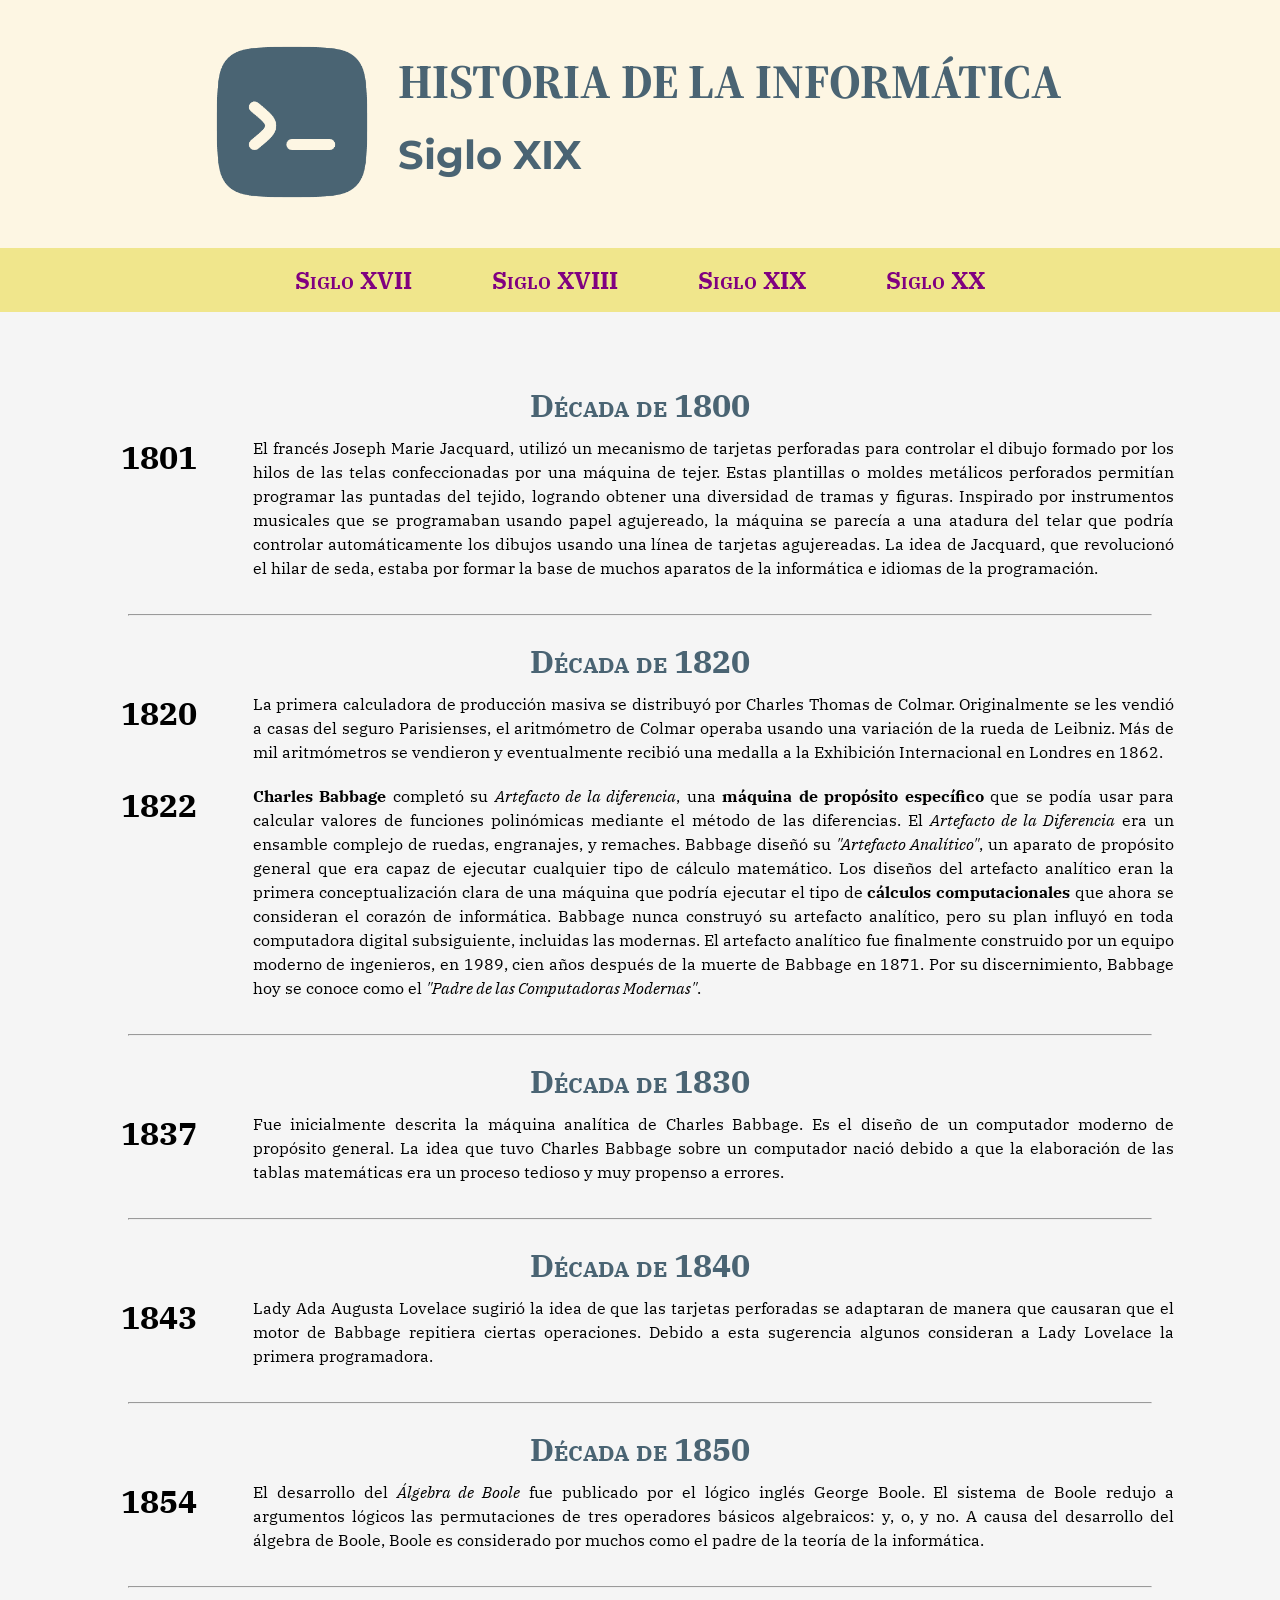
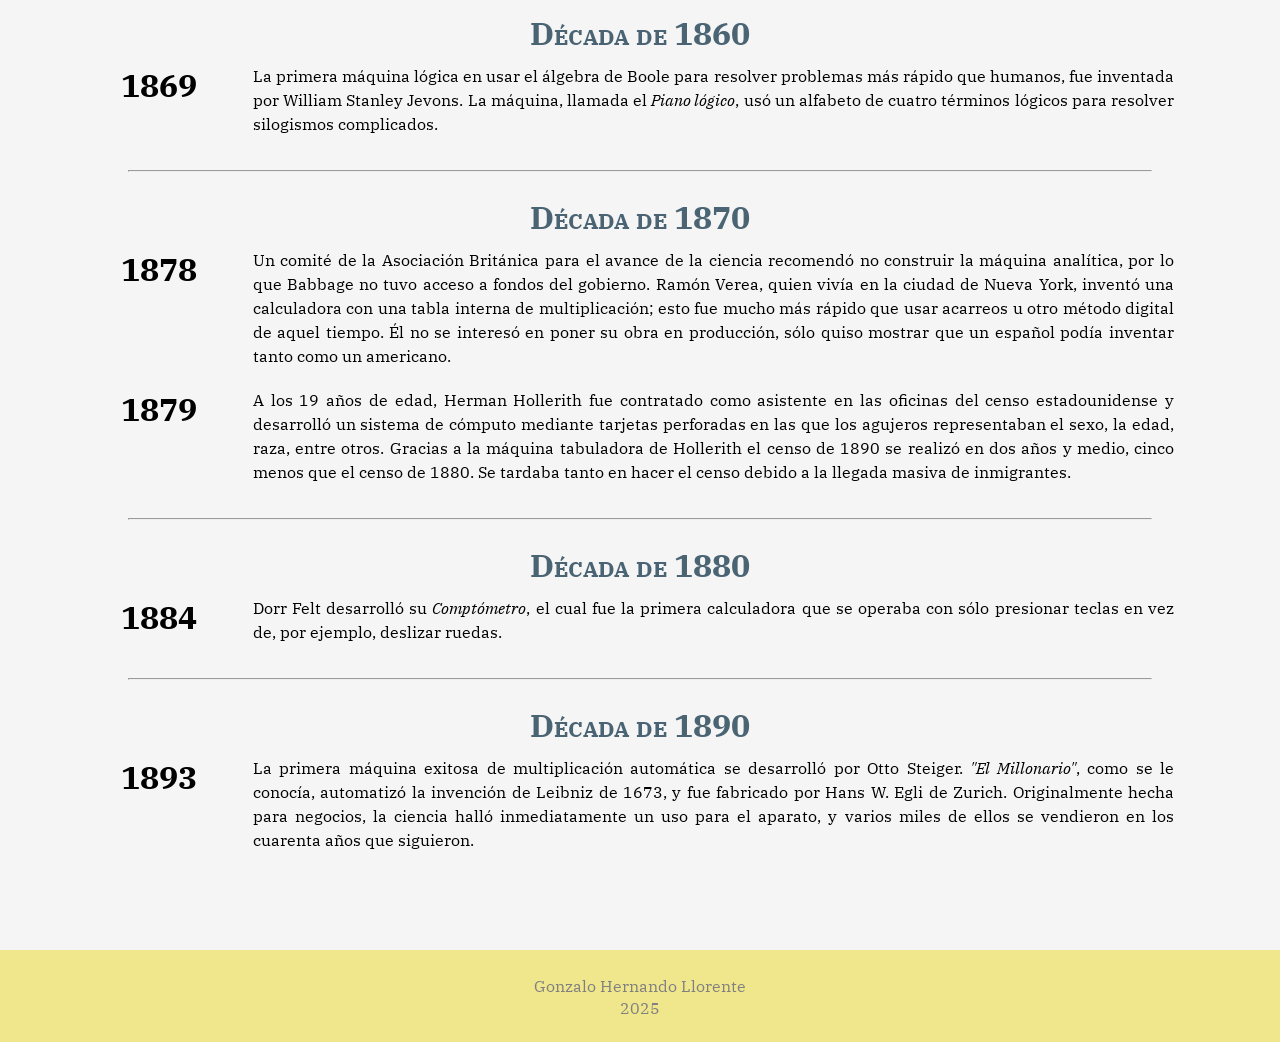
<file: tarea2-web-historia-informatica/s19.html>
<!DOCTYPE html>
<html lang="es">
  <head>
    <meta charset="UTF-8" />
    <meta
      name="description"
      content="Página web sobre historia de la informática"
    />
    <meta name="keywords" content="historia,informática" />
    <meta name="author" content="GonzaloHernando" />
    <meta name="viewport" content="width=device-width,initial-scale=1.0" />
    <title>HISTORIA DE LA INFORMÁTICA - Siglo XIX</title>
    <link rel="stylesheet" href="style.css" />
    <link
      href="https://fonts.googleapis.com/css2?family=IBM+Plex+Serif:wght@400;700&family=Source+Code+Pro&display=swap"
      rel="stylesheet"
    />
    <link
      href="https://fonts.googleapis.com/css2?family=Montserrat:wght@400;700&display=swap"
      rel="stylesheet"
    />
    <link
      href="https://fonts.googleapis.com/css2?family=Source+Serif+Pro:wght@400;700&display=swap"
      rel="stylesheet"
    />
  </head>

  <body>
    <!-- CABECERA -->
    <div id="cabecera">
      <div>
        <img
          src="images/logo.png"
          id="logo"
          alt="Logo Historia de la Informática"
        />
      </div>

      <div>
        <h1>HISTORIA DE LA INFORMÁTICA</h1>
        <h2>Siglo XIX</h2>
      </div>
    </div>

    <!-- MENÚ -->
    <div id="menu">
      <a href="s17.html" class="link">Siglo XVII</a>
      <a href="s18.html" class="link">Siglo XVIII</a>
      <span class="link activo">Siglo XIX</span>
      <a href="s20.html" class="link">Siglo XX</a>
    </div>

    <!-- CUERPO PRINCIPAL -->
    <div id="cuerpo">
      <!-- Década 1800 -->
      <div class="decada">
        <h3>Década de <time datetime="1800">1800</time></h3>
        <div class="fila">
          <time datetime="1801" class="año">1801</time>
          <p>
            El francés Joseph Marie Jacquard, utilizó un mecanismo de tarjetas
            perforadas para controlar el dibujo formado por los hilos de las
            telas confeccionadas por una máquina de tejer. Estas plantillas o
            moldes metálicos perforados permitían programar las puntadas del
            tejido, logrando obtener una diversidad de tramas y figuras.
            Inspirado por instrumentos musicales que se programaban usando papel
            agujereado, la máquina se parecía a una atadura del telar que podría
            controlar automáticamente los dibujos usando una línea de tarjetas
            agujereadas. La idea de Jacquard, que revolucionó el hilar de seda,
            estaba por formar la base de muchos aparatos de la informática e
            idiomas de la programación.
          </p>
        </div>
      </div>

      <hr class="separador" />

      <!-- Década 1820 -->
      <div class="decada">
        <h3>Década de <time datetime="1820">1820</time></h3>

        <div class="fila">
          <time datetime="1820" class="año">1820</time>
          <p>
            La primera calculadora de producción masiva se distribuyó por
            Charles Thomas de Colmar. Originalmente se les vendió a casas del
            seguro Parisienses, el aritmómetro de Colmar operaba usando una
            variación de la rueda de Leibniz. Más de mil aritmómetros se
            vendieron y eventualmente recibió una medalla a la Exhibición
            Internacional en Londres en <time datetime="1862">1862</time>.
          </p>
        </div>
        <div class="fila">
          <time datetime="1822" class="año">1822</time>
          <p>
            <span class="destacado">Charles Babbage</span> completó su
            <i>Artefacto de la diferencia</i>, una
            <span class="destacado">máquina de propósito específico</span> que
            se podía usar para calcular valores de funciones polinómicas
            mediante el método de las diferencias. El
            <i>Artefacto de la Diferencia</i> era un ensamble complejo de
            ruedas, engranajes, y remaches. Babbage diseñó su
            <i>"Artefacto Analítico"</i>, un aparato de propósito general que
            era capaz de ejecutar cualquier tipo de cálculo matemático. Los
            diseños del artefacto analítico eran la primera conceptualización
            clara de una máquina que podría ejecutar el tipo de
            <span class="destacado">cálculos computacionales</span> que ahora se
            consideran el corazón de informática. Babbage nunca construyó su
            artefacto analítico, pero su plan influyó en toda computadora
            digital subsiguiente, incluidas las modernas. El artefacto analítico
            fue finalmente construido por un equipo moderno de ingenieros, en
            <time datetime="1989">1989</time>, cien años después de la muerte de
            Babbage en <time datetime="1871">1871</time>. Por su discernimiento,
            Babbage hoy se conoce como el
            <i>"Padre de las Computadoras Modernas"</i>.
          </p>
        </div>
      </div>

      <hr class="separador" />

      <!-- Década 1830 -->
      <div class="decada">
        <h3>Década de <time datetime="1830">1830</time></h3>

        <div class="fila">
          <time datetime="1837" class="año">1837</time>
          <p>
            Fue inicialmente descrita la máquina analítica de Charles Babbage.
            Es el diseño de un computador moderno de propósito general. La idea
            que tuvo Charles Babbage sobre un computador nació debido a que la
            elaboración de las tablas matemáticas era un proceso tedioso y muy
            propenso a errores.
          </p>
        </div>
      </div>

      <hr class="separador" />

      <!-- Década 1840 -->
      <div class="decada">
        <h3>Década de <time datetime="1840">1840</time></h3>
        <div class="fila">
          <time datetime="1843" class="año">1843</time>
          <p>
            Lady Ada Augusta Lovelace sugirió la idea de que las tarjetas
            perforadas se adaptaran de manera que causaran que el motor de
            Babbage repitiera ciertas operaciones. Debido a esta sugerencia
            algunos consideran a Lady Lovelace la primera programadora.
          </p>
        </div>
      </div>

      <hr class="separador" />

      <!-- Década 1850 -->
      <div class="decada">
        <h3>Década de <time datetime="1850">1850</time></h3>
        <div class="fila">
          <time datetime="1854" class="año">1854</time>
          <p>
            El desarrollo del <i>Álgebra de Boole</i> fue publicado por el
            lógico inglés George Boole. El sistema de Boole redujo a argumentos
            lógicos las permutaciones de tres operadores básicos algebraicos: y,
            o, y no. A causa del desarrollo del álgebra de Boole, Boole es
            considerado por muchos como el padre de la teoría de la informática.
          </p>
        </div>
      </div>

      <hr class="separador" />

      <!-- Década 1860 -->
      <div class="decada">
        <h3>Década de <time datetime="1860">1860</time></h3>
        <div class="fila">
          <time datetime="1869" class="año">1869</time>
          <p>
            La primera máquina lógica en usar el álgebra de Boole para resolver
            problemas más rápido que humanos, fue inventada por William Stanley
            Jevons. La máquina, llamada el <i>Piano lógico</i>, usó un alfabeto
            de cuatro términos lógicos para resolver silogismos complicados.
          </p>
        </div>
      </div>

      <hr class="separador" />

      <!-- Década 1870 -->
      <div class="decada">
        <h3>Década de <time datetime="1870">1870</time></h3>

        <div class="fila">
          <time datetime="1879" class="año">1878</time>
          <p>
            Un comité de la Asociación Británica para el avance de la ciencia
            recomendó no construir la máquina analítica, por lo que Babbage no
            tuvo acceso a fondos del gobierno. Ramón Verea, quien vivía en la
            ciudad de Nueva York, inventó una calculadora con una tabla interna
            de multiplicación; esto fue mucho más rápido que usar acarreos u
            otro método digital de aquel tiempo. Él no se interesó en poner su
            obra en producción, sólo quiso mostrar que un español podía inventar
            tanto como un americano.
          </p>
        </div>
        <div class="fila">
          <time datetime="1879" class="año">1879</time>
          <p>
            A los 19 años de edad, Herman Hollerith fue contratado como
            asistente en las oficinas del censo estadounidense y desarrolló un
            sistema de cómputo mediante tarjetas perforadas en las que los
            agujeros representaban el sexo, la edad, raza, entre otros. Gracias
            a la máquina tabuladora de Hollerith el censo de
            <time datetime="1890">1890</time> se realizó en dos años y medio,
            cinco menos que el censo de <time datetime="1880">1880</time>. Se
            tardaba tanto en hacer el censo debido a la llegada masiva de
            inmigrantes.
          </p>
        </div>
      </div>

      <hr class="separador" />

      <!-- Década 1880 -->
      <div class="decada">
        <h3>Década de <time datetime="1880">1880</time></h3>

        <div class="fila">
          <time datetime="1884" class="año">1884</time>
          <p>
            Dorr Felt desarrolló su <i>Comptómetro</i>, el cual fue la primera
            calculadora que se operaba con sólo presionar teclas en vez de, por
            ejemplo, deslizar ruedas.
          </p>
        </div>
      </div>

      <hr class="separador" />

      <!-- Década 1890 -->
      <div class="decada">
        <h3>Década de <time datetime="1890">1890</time></h3>

        <div class="fila">
          <time datetime="1893" class="año">1893</time>
          <p>
            La primera máquina exitosa de multiplicación automática se
            desarrolló por Otto Steiger. <i>"El Millonario"</i>, como se le
            conocía, automatizó la invención de Leibniz de
            <time datetime="1673">1673</time>, y fue fabricado por Hans W. Egli
            de Zurich. Originalmente hecha para negocios, la ciencia halló
            inmediatamente un uso para el aparato, y varios miles de ellos se
            vendieron en los cuarenta años que siguieron.
          </p>
        </div>
      </div>
    </div>

    <!-- PIE DE PÁGINA -->
    <div id="pie_pagina">
      <p>Gonzalo Hernando Llorente</p>
      <time datetime="2025">2025</time>
    </div>
  </body>
</html>
</file>
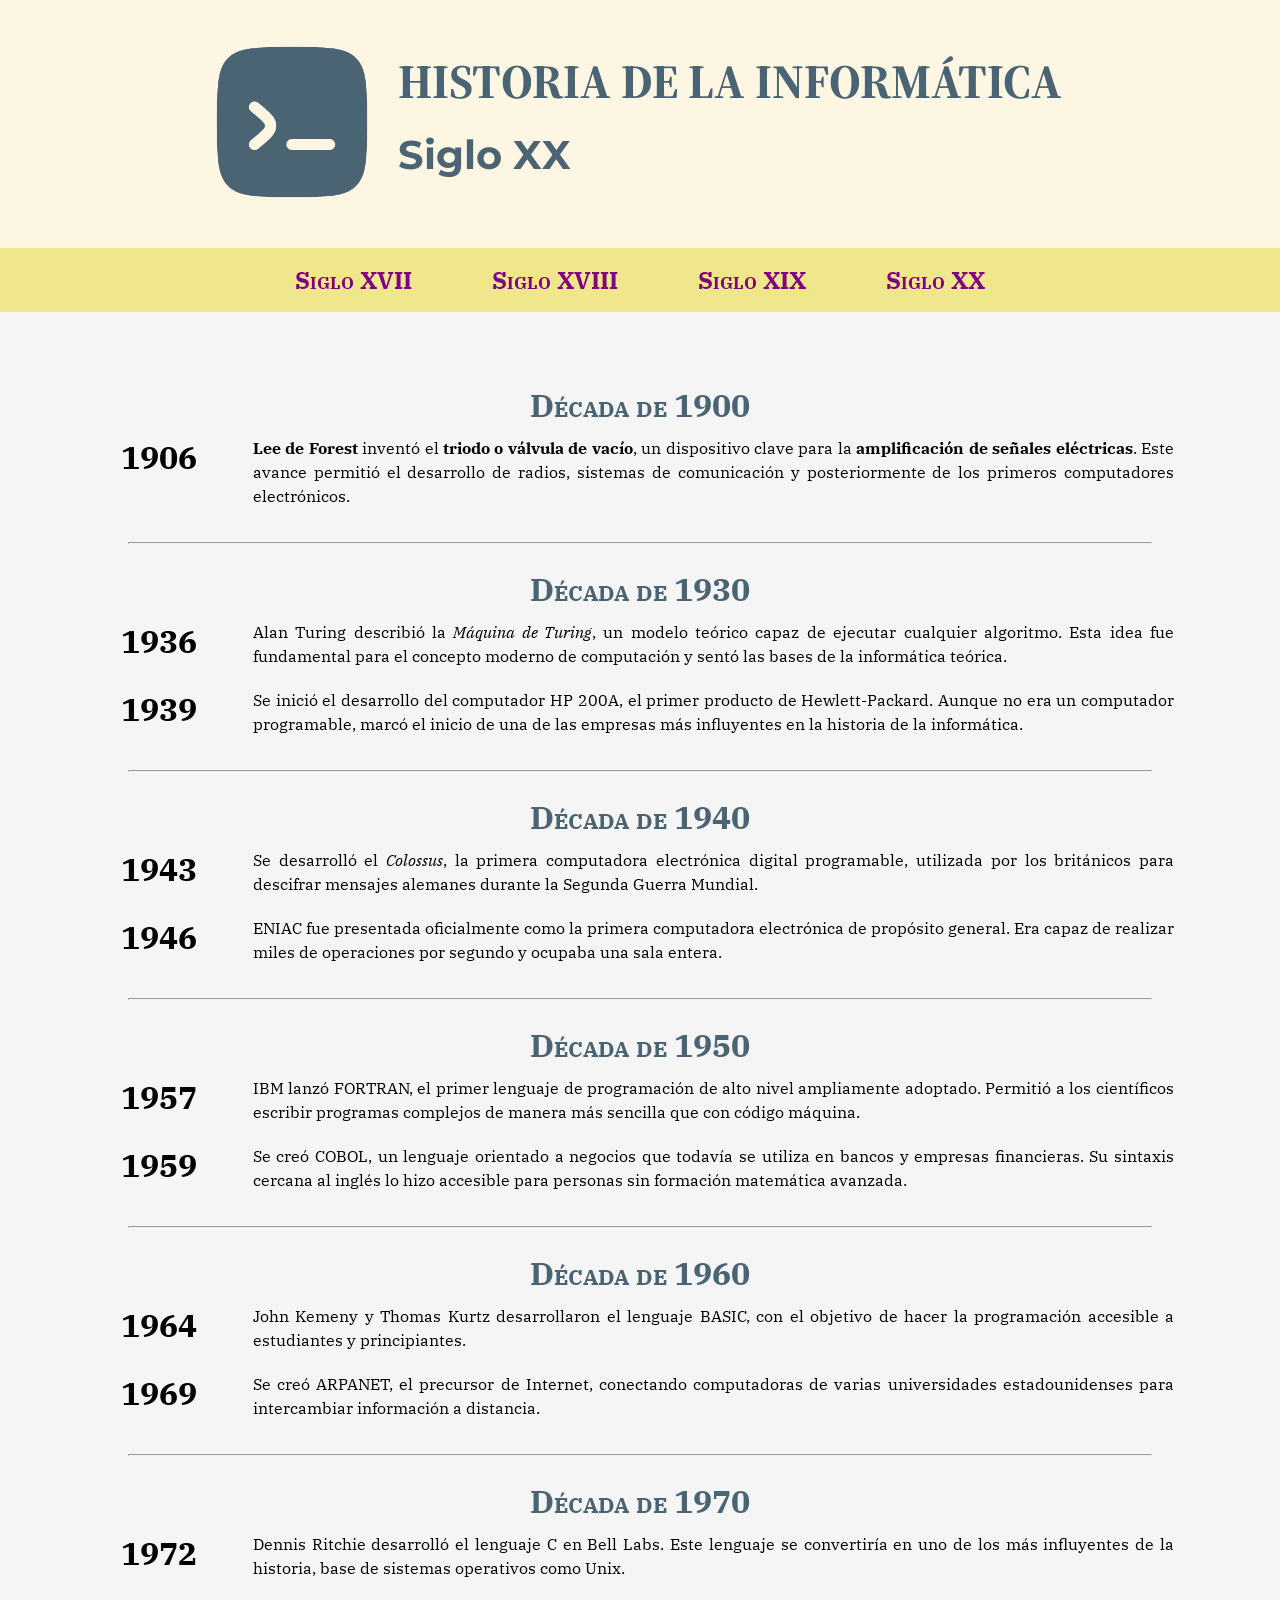
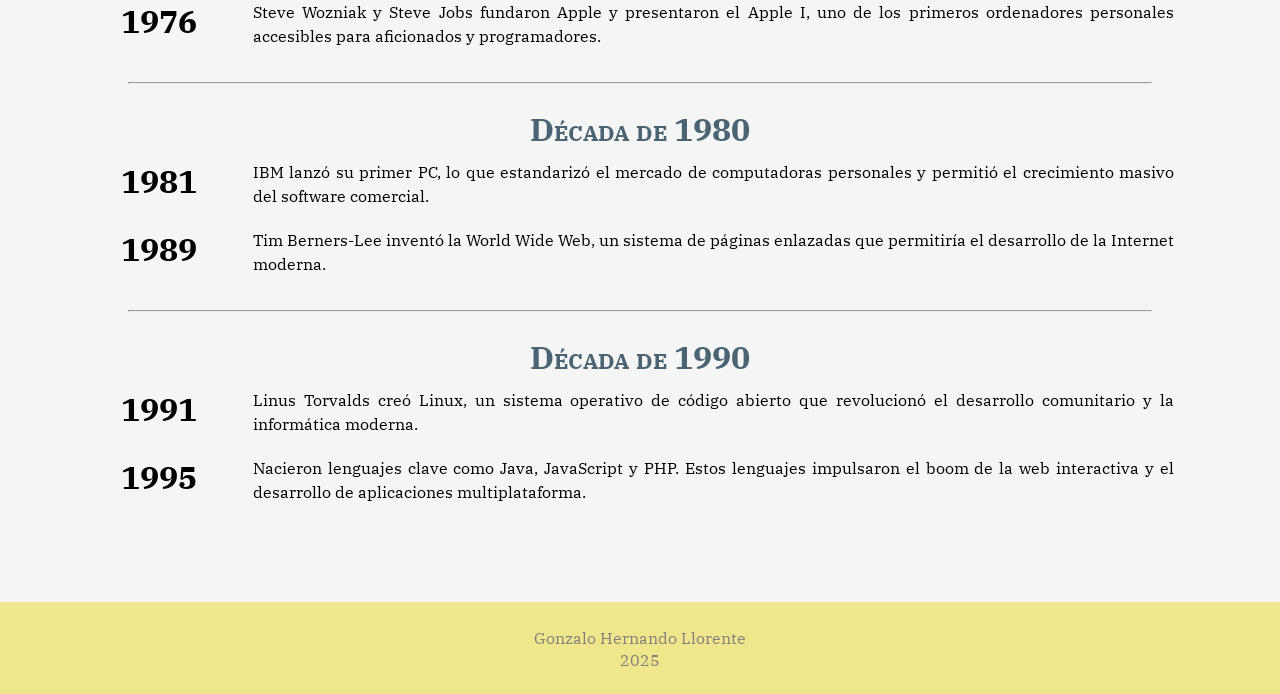
<file: tarea2-web-historia-informatica/s20.html>
<!DOCTYPE html>
<html lang="es">
  <head>
    <meta charset="UTF-8" />
    <meta
      name="description"
      content="Página web sobre historia de la informática"
    />
    <meta name="keywords" content="historia,informática" />
    <meta name="author" content="GonzaloHernando" />
    <meta name="viewport" content="width=device-width,initial-scale=1.0" />
    <title>HISTORIA DE LA INFORMÁTICA - Siglo XX</title>
    <link rel="stylesheet" href="style.css" />
    <link
      href="https://fonts.googleapis.com/css2?family=IBM+Plex+Serif:wght@400;700&family=Source+Code+Pro&display=swap"
      rel="stylesheet"
    />
    <link
      href="https://fonts.googleapis.com/css2?family=Montserrat:wght@400;700&display=swap"
      rel="stylesheet"
    />
    <link
      href="https://fonts.googleapis.com/css2?family=Source+Serif+Pro:wght@400;700&display=swap"
      rel="stylesheet"
    />
  </head>

  <body>
    <!-- CABECERA -->
    <div id="cabecera">
      <div>
        <img
          src="images/logo.png"
          id="logo"
          alt="Logo Historia de la Informática"
        />
      </div>

      <div>
        <h1>HISTORIA DE LA INFORMÁTICA</h1>
        <h2>Siglo XX</h2>
      </div>
    </div>

    <!-- MENÚ -->
    <div id="menu">
      <a href="s17.html" class="link">Siglo XVII</a>
      <a href="s18.html" class="link">Siglo XVIII</a>
      <a href="s19.html" class="link">Siglo XIX</a>
      <span class="link activo">Siglo XX</span>
    </div>

    <!-- CUERPO PRINCIPAL -->
    <div id="cuerpo">
      <!-- Década 1900 -->
      <div class="decada">
        <h3>Década de <time datetime="1900">1900</time></h3>

        <div class="fila">
          <time datetime="1906" class="año">1906</time>
          <p>
            <span class="destacado">Lee de Forest</span> inventó el
            <span class="destacado">triodo o válvula de vacío</span>, un
            dispositivo clave para la
            <span class="destacado">amplificación de señales eléctricas</span>.
            Este avance permitió el desarrollo de radios, sistemas de
            comunicación y posteriormente de los primeros computadores
            electrónicos.
          </p>
        </div>
      </div>

      <hr class="separador" />

      <!-- Década 1930 -->
      <div class="decada">
        <h3>Década de <time datetime="1930">1930</time></h3>

        <div class="fila">
          <time datetime="1936" class="año">1936</time>
          <p>
            Alan Turing describió la <i>Máquina de Turing</i>, un modelo teórico
            capaz de ejecutar cualquier algoritmo. Esta idea fue fundamental
            para el concepto moderno de computación y sentó las bases de la
            informática teórica.
          </p>
        </div>
        <div class="fila">
          <time datetime="1939" class="año">1939</time>
          <p>
            Se inició el desarrollo del computador HP 200A, el primer producto
            de Hewlett-Packard. Aunque no era un computador programable, marcó
            el inicio de una de las empresas más influyentes en la historia de
            la informática.
          </p>
        </div>
      </div>

      <hr class="separador" />

      <!-- Década 1940 -->
      <div class="decada">
        <h3>Década de <time datetime="1940">1940</time></h3>

        <div class="fila">
          <time datetime="1943" class="año">1943</time>
          <p>
            Se desarrolló el <i>Colossus</i>, la primera computadora electrónica
            digital programable, utilizada por los británicos para descifrar
            mensajes alemanes durante la Segunda Guerra Mundial.
          </p>
        </div>
        <div class="fila">
          <time datetime="1946" class="año">1946</time>
          <p>
            ENIAC fue presentada oficialmente como la primera computadora
            electrónica de propósito general. Era capaz de realizar miles de
            operaciones por segundo y ocupaba una sala entera.
          </p>
        </div>
      </div>

      <hr class="separador" />

      <!-- Década 1950 -->
      <div class="decada">
        <h3>Década de <time datetime="1950">1950</time></h3>

        <div class="fila">
          <time datetime="1957" class="año">1957</time>
          <p>
            IBM lanzó FORTRAN, el primer lenguaje de programación de alto nivel
            ampliamente adoptado. Permitió a los científicos escribir programas
            complejos de manera más sencilla que con código máquina.
          </p>
        </div>
        <div class="fila">
          <time datetime="1959" class="año">1959</time>
          <p>
            Se creó COBOL, un lenguaje orientado a negocios que todavía se
            utiliza en bancos y empresas financieras. Su sintaxis cercana al
            inglés lo hizo accesible para personas sin formación matemática
            avanzada.
          </p>
        </div>
      </div>

      <hr class="separador" />

      <!-- Década 1960 -->
      <div class="decada">
        <h3>Década de <time datetime="1960">1960</time></h3>

        <div class="fila">
          <time datetime="1964" class="año">1964</time>
          <p>
            John Kemeny y Thomas Kurtz desarrollaron el lenguaje BASIC, con el
            objetivo de hacer la programación accesible a estudiantes y
            principiantes.
          </p>
        </div>
        <div class="fila">
          <time datetime="1969" class="año">1969</time>
          <p>
            Se creó ARPANET, el precursor de Internet, conectando computadoras
            de varias universidades estadounidenses para intercambiar
            información a distancia.
          </p>
        </div>
      </div>

      <hr class="separador" />

      <!-- Década 1970 -->
      <div class="decada">
        <h3>Década de <time datetime="1970">1970</time></h3>

        <div class="fila">
          <time datetime="1972" class="año">1972</time>
          <p>
            Dennis Ritchie desarrolló el lenguaje C en Bell Labs. Este lenguaje
            se convertiría en uno de los más influyentes de la historia, base de
            sistemas operativos como Unix.
          </p>
        </div>
        <div class="fila">
          <time datetime="1976" class="año">1976</time>
          <p>
            Steve Wozniak y Steve Jobs fundaron Apple y presentaron el Apple I,
            uno de los primeros ordenadores personales accesibles para
            aficionados y programadores.
          </p>
        </div>
      </div>

      <hr class="separador" />

      <!-- Década 1980 -->
      <div class="decada">
        <h3>Década de <time datetime="1980">1980</time></h3>

        <div class="fila">
          <time datetime="1981" class="año">1981</time>
          <p>
            IBM lanzó su primer PC, lo que estandarizó el mercado de
            computadoras personales y permitió el crecimiento masivo del
            software comercial.
          </p>
        </div>
        <div class="fila">
          <time datetime="1989" class="año">1989</time>
          <p>
            Tim Berners-Lee inventó la World Wide Web, un sistema de páginas
            enlazadas que permitiría el desarrollo de la Internet moderna.
          </p>
        </div>
      </div>

      <hr class="separador" />

      <!-- Década 1990 -->
      <div class="decada">
        <h3>Década de <time datetime="1990">1990</time></h3>

        <div class="fila">
          <time datetime="1991" class="año">1991</time>
          <p>
            Linus Torvalds creó Linux, un sistema operativo de código abierto
            que revolucionó el desarrollo comunitario y la informática moderna.
          </p>
        </div>
        <div class="fila">
          <time datetime="1995" class="año">1995</time>
          <p>
            Nacieron lenguajes clave como Java, JavaScript y PHP. Estos
            lenguajes impulsaron el boom de la web interactiva y el desarrollo
            de aplicaciones multiplataforma.
          </p>
        </div>
      </div>
    </div>

    <!-- PIE DE PÁGINA -->
    <div id="pie_pagina">
      <p>Gonzalo Hernando Llorente</p>
      <time datetime="2025">2025</time>
    </div>
  </body>
</html>
</file>
<file: css/styles.css>
* {
  box-sizing: border-box;
  margin: 0;
  padding: 0;
  }

body {
font-family: Arial, Helvetica, sans-serif;
background-color: #0f172a;
color: #e2e8f0;
min-height: 100vh;
}

/* ---------- HERO ---------- */

.hero {
padding: 90px 20px 80px;
text-align: center;
background: linear-gradient(135deg, #1e293b, #312e81);
}

.hero-content {
max-width: 800px;
margin: 0 auto;
}

.tag {
display: inline-block;
margin-bottom: 25px;
padding: 8px 16px;


border: 1px solid #818cf8;
border-radius: 20px;

color: #c7d2fe;
font-size: 0.9rem;


}

h1 {
margin-bottom: 20px;


color: #ffffff;
font-size: clamp(2.8rem, 7vw, 5rem);


}

.subtitle {
max-width: 650px;
margin: 0 auto;


color: #cbd5e1;
font-size: 1.15rem;
line-height: 1.7;


}

/* ---------- PROJECTS ---------- */

.projects {
width: min(1100px, 90%);
margin: 70px auto;
}

.projects h2 {
margin-bottom: 30px;


color: #ffffff;
font-size: 2rem;


}

.project-grid {
display: grid;
grid-template-columns: repeat(2, 1fr);
gap: 25px;
}

/* ---------- CARDS ---------- */

.project-card {
display: flex;
flex-direction: column;
justify-content: space-between;


min-height: 280px;
padding: 30px;

background-color: #1e293b;
border: 1px solid #334155;
border-radius: 16px;

transition:
    transform 0.25s ease,
    border-color 0.25s ease;


}

.project-card:hover {
transform: translateY(-7px);
border-color: #818cf8;
}

.number {
color: #818cf8;
font-size: 2.5rem;
font-weight: bold;
}

.project-card h3 {
margin: 15px 0 10px;


color: #ffffff;
font-size: 1.4rem;


}

.project-card p {
color: #94a3b8;
line-height: 1.6;
}

.project-card a {
display: inline-block;


margin-top: 25px;
padding: 11px 18px;

background-color: #6366f1;
border-radius: 8px;

color: #ffffff;
text-align: center;
text-decoration: none;
font-weight: bold;

transition: background-color 0.2s ease;


}

.project-card a:hover {
background-color: #818cf8;
}

/* ---------- FOOTER ---------- */

footer {
padding: 35px 20px;


border-top: 1px solid #334155;

color: #64748b;
text-align: center;


}

footer a {
color: #a5b4fc;
text-decoration: none;
}

/* ---------- RESPONSIVE ---------- */

@media (max-width: 700px) {


.project-grid {
    grid-template-columns: 1fr;
}

.hero {
    padding: 70px 20px;
}


}
</file>
<file: tarea1-curriculum-vitae/estilos.css>
/*=========BASE=========*/
* {
  margin: 0;
  padding: 0;
  box-sizing: border-box;
}

/*=========GENERAL=========*/

body {
  font-family: "Roboto", "Open Sans", sans-serif; /* color tipografía */
  background-color: whitesmoke; /* color fondo */
  color: black; /* color tipografía */
  line-height: 1.5;
}

.columna {
  overflow: hidden; /*para evitar desbordamiento*/
}

/*=========DISPOSICIÓN CONTENEDOR SUPERIOR=========*/

#contenedor-superior {
  display: grid; /* disposicion en cuadricula */
  grid-template-columns: 1fr 2fr; /* disposicion de anchura de la cuadricula */
  grid-template-rows: 2fr minmax(1fr, 2fr); /* disposicion de altura minmax para acotar la seccion sobreMi*/
}

.columna.izquierda.superior {
  grid-row-start: 1; /* posicion de la foto en la cuadricula grid */
  grid-row-end: 3;
}

img.foto-perfil {
  width: 100%;
  height: auto;
  display: block; /* ocupa todo el ancho disponible */
}

#cabecera {
  grid-row-start: 1; /* Disposicion en la cuadricula (inicio) */
  grid-row-end: 2; /* Disposicion en la cuadricula (final) */
  padding: 0rem 3rem; /* Espacio alrededor del texto */
  align-content: center; /* centra verticalmente el contenido */
}

/*=========DISPOSICIÓN CONTENEDOR INFERIOR=========*/

#contenedor-inferior {
  display: grid;
  grid-template-columns: 1fr 2fr;
  align-items: stretch; /* estira el contenido para llenar el contenedor */
}

.columna.izquierda.inferior {
  padding: 3rem;
  display: flex;
  flex-direction: column; /*Direccion de flex */
  justify-content: space-between; /*Distribuye los elementos hijos en el eje vertical */
}

.contacto-item {
  display: inline-flex;
  align-items: center;
  gap: 1rem;
}

.columna.derecha.inferior {
  padding-top: 3rem;
  padding-left: 3rem;
}

.bloque {
  padding-bottom: 2rem;
}

.estudios {
  padding-bottom: 1rem;
}

.sublista {
  margin-left: 1rem;
}

.puesto-intervalo {
  display: flex;
  flex-direction: row-reverse; /*Coloca primero intervalo y despues puesto */
  gap: 5%; /*Separacion entre los elementos que forman flex*/
  align-items: flex-start; /*alinea los elementos hijos perpendicular al eje de flex (parte superior en este caso*/
}

.puesto {
  text-align: left;
  flex: 1;
  padding: 0rem 3rem 3rem 0rem;
  position: relative; /*para posicionar posteriormente el timeline */
  padding-left: 50px;
}

.intervalo {
  width: 15%;
  padding-top: 0.5rem;
  margin-right: auto; /*para alineaarlo con la derecha*/
}

.logros {
  margin-left: 2rem;
  color: grey;
  width: 70%;
  text-align: justify;
}

.link-pequeño {
  color: #33ccff;
  text-decoration: none;
}

.link-pequeño:hover {
  color: #1e4d6b;
  text-decoration: underline;
}

/*====== Los puntos del Timeline====== */

.puesto::before {
  content: "";
  position: absolute;
  left: 0;
  top: 20%;
  transform: translateY(-50%);
  width: 20px;
  height: 20px;
  background-color: khaki;
  border-radius: 50%;
}

/* ======La línea vertical ======*/

.puesto::after {
  content: "";
  position: absolute;
  left: 9px; /* centramos respecto al círculo (20px / 2 - 1px) */
  top: 0;
  bottom: 0;
  width: 2px;
  background-color: khaki;
  z-index: 1;
}

/*=========TIPOGRAFÍA CABECERA=========*/

#nombre-completo {
  display: flex; /* Coloca los elementos en fila */
  flex-direction: column; /* ordena en dirección vertical */
  gap: 0.1rem; /* Espacio entre los elementos hijos que componen flex */
}

#nombre {
  font-size: 4rem;
  line-height: 1;
  color: #1e4d6b;
}

#apellidos {
  font-size: 3rem;
  color: #1e4d6b;
}

#trabajo {
  font-size: 1.5rem;
  font-weight: lighter;
  color: #1e4d6b;
}

#perfilProfesional {
  background-color: #f0e68c;
  font-size: clamp(1rem, 1vw, 2rem);
  padding: 2rem 3rem 2rem 3rem;
  text-align: justify;
  display: grid;
  grid-row-start: 2;
  grid-row-end: 3;
  align-content: center;
}

#sobreMi p {
  font-style: italic;
}

/*=========TIPOGRAFÍA IZQUIERDA=========*/

.titulo-izquierda {
  color: khaki;
  font-weight: bold;
  font-style: normal;
  margin-bottom: 1rem;
}

.link {
  color: #33ccff;
  text-decoration: none;
  font-size: 25px;
}

.link:hover {
  color: #1e4d6b;
  text-decoration: underline;
}

.izquierda {
  background-color: #0f4252;
  color: aliceblue;
}

.estudios-titulo {
  font-size: 1.5rem;
}

/*=========TIPOGRAFÍA DERECHA=========*/

.puesto-titulo {
  color: #1e4d6b;
  font-size: 1.5rem;
}

.titulo-derecha {
  color: #1f2a30;
  font-weight: bold;
  font-style: normal;
}
</file>
<file: tarea3-web-dinamica-js/styles/styles.css>
html, body {
    min-height: 100vh;
    margin: 0;
}

/*=========*/
/* CABECERA */
/*=========*/



#cabecera {
    background-color:#008080;

    color:white;
    display:flex;
    flex-direction: column;
    height: 15vh;
}

h1 {
    font-size: 3rem;
}

nav {
    align-self: flex-end;
}

.boton__1 {
    font-variant: small-caps;
    font-weight: bold;
    font-size: 1rem;
    border-style: solid;
    border-width: 1px;
    border-color: black;
    border-radius: 8px;
    padding: 5px;
    margin: 5px;
}


.boton__2 {
    background-color: #ff9800;
    font-variant: small-caps;
    font-weight: bold;
    font-size: 1rem;
    border-style: solid;
    border-width: 1px;
    border-color: black;
    border-radius: 8px;
    padding: 5px;
    margin: 5px;
}

#boton__fondo {
    background-color:#e9e9ed;
    font-size: 1rem;
    color: black;
    border-style: solid;
    border-width: 1px;
    border-color: black;
    border-radius: 8px;
    padding: 5px;
    margin: 5px;
    cursor: pointer;
}

/*=========*/
/* CUERPO */
/*=========*/

#cuerpo {
    background-color: rgb(195, 193, 193);
    font-family: 'Roboto', 'Open Sans', 'Helvetica', 'Arial', sans-serif;
}

#cuerpo.fondoAlternativo {
    background-color: black;
}

.titulo-seccion{
    color: #9b8f8c;
    font-variant: small-caps;
    padding: 1rem;
    border-top: solid #008080;
    border-bottom: solid #008080;
}



/*===========================*/
/* POR QUE DEBERÍA ELEGIRNOS */
/*===========================*/

#contenedor-cuadros {
    display: flex;
}

.cuadro {
    font-size: 1rem;
    width: 33%;
    background-color: white;
    margin: 2rem;
    padding: 0.5rem;
}

/*=================*/
/* ¿QUIENES SOMOS? */
/*=================*/

#quienes-somos {
    min-height: 50vh;

}

#contenedor-personal {
    display: flex;
    gap:5rem;
    margin-top: 2rem;
}

.columna{
    display: flex;
    flex-direction: column;
    flex:1;
    margin:0.5rem;
        gap: 40px;
}


.cuadro-personal {
    display: flex;

    height: 15vh;
}

.datos-personal {
    background-color: #b8f0ed;
    font-size: 1rem;
    padding: 1rem;
    width: 66%;
}

.negrita {
    font-weight: bold;
}

.espaciador {
    background-color: #e4f3eb;
    width: 33%;
}

img {
    height: 15vh;
    width: auto;
}



/*========*/
/* FOOTER */
/*========*/

footer {
    background-color: #008080;
    height: 50px;
}

.resaltado {
    color: #ff9800;
}
</file>
<file: tarea4-web-dinamica-fotograma-oculto/styles/styles.css>
body {
    display: flex;
    flex-direction: column;
    min-height: 100vh;
    margin: 0;
    padding: 0;
    font-family: Arial, sans-serif;
    background-color: white;
}

/* TITULO */

#cabecera {
    display: flex;
    flex-direction: row;
    align-items: center;
    justify-content: center;
    gap:3rem;
    width: 100%; 
    max-width: 1200px;
    margin: 0 auto;
}

h1 {
    color: #981f24;
    font-family: 'Limelight', serif;
    font-weight: bold;
    font-size: 5rem;
}

/* TITULO */

#contenedor {
    display: flex;
    flex-direction: column;
    align-items: center;
    flex-grow: 1; /* ocupar todo el espacio disponible */
    margin-bottom: 30px;;
}

#contenedor-grid {
    background-color: black;
    padding: 2rem;
    border-color: black;
    display:flex;
    justify-content: center;
    margin-bottom: 50px;
}

.grid {
    display: grid; /* Dsiposicion grid para la cuadricula 3x3*/
    grid-template-columns: repeat(3, 400px); /* Ajustar al tamaño de la imagen oculta */
    grid-template-rows: repeat(3, 225px);
    gap: 0px; /* Separacion de los fragmentos de imagten entre sí*/
    justify-content: center;
    width: 1200px;
}

/* FLIP-CARD */

.tarjeta {
    position: relative;
    width: 400px; /* 1200px/3 */
    height: 225px;
    transform-style: preserve-3d;   /* elementos hijo conservan posicion 3D */
    transition: transform 0.6s; /* tiempo de animación para la transformación */
    cursor: pointer; /* cambio de cursor */
}

/* FRONTAL DE LA FLIP-CARD */

.frontal { 
    backface-visibility: hidden; /* Ocultar reverso*/
    background-color: rgb(70, 69, 69);
    width: 100%;
    height: 100%;
    position: absolute;
    transform: rotateY(0deg);
}

/* REVERSO DE LA FLIP-CARD */

.trasera {
    backface-visibility: hidden; /* Ocultar reverso*/
    background-image: url("../img/fotograma.jpg");
    width: 100%;
    height: 100%;
    position: absolute;
    transform: rotateY(180deg); /* Rotada por defecto*/
}

/* CLASE AÑADIDA DESDDE JS */

.girado { 
    transform: rotateY(180deg); /* Cuando JS otorga la clase ".girado" la tarjeta gira 180º*/
}

/* Posicion de cada fragmento de la iamgen oculta en la cuadricula 3x3*/

.tarjeta[data-pos="0"] .trasera { background-position: 0% 0%; }
.tarjeta[data-pos="1"] .trasera { background-position: 50% 0%; }
.tarjeta[data-pos="2"] .trasera { background-position: 100% 0%; }

.tarjeta[data-pos="3"] .trasera { background-position: 0% 50%; }
.tarjeta[data-pos="4"] .trasera { background-position: 50% 50%; }
.tarjeta[data-pos="5"] .trasera { background-position: 100% 50%; }

.tarjeta[data-pos="6"] .trasera { background-position: 0% 100%; }
.tarjeta[data-pos="7"] .trasera { background-position: 50% 100%; }
.tarjeta[data-pos="8"] .trasera { background-position: 100% 100%; }

/* TÍTULO DE PELÍCULA */

#contenedor-pelicula {
    margin-bottom: 200px;
}

#pelicula {
    font-size: 4rem;
    font-style: italic;
    opacity: 0; /*ocular titulo de pelicula*/
    transition: opacity 0.5s; /*tiempod e transicion durante la trasnformacion*/
}

/* CLASE AÑADIDA DESDDE JS */

#pelicula.activo {
    opacity: 1; /*titulo de pelicula visible con evento disparador desde JS*/ 
} 


#pie {
    font-size: 1rem;
    color: grey;
    text-align: center;
    line-height: 0.8;  /* ajusta la separación entre líneas */

}
</file>
<file: tarea2-web-historia-informatica/style.css>
* {
    margin:0;
    font-family: 'IBM Plex Serif'; /*tipografia google Nº1 */
    box-sizing: border-box;
}


/*CABECERA */


#cabecera {
    background-color: #FDF6E3; /*color de fondo */
    color: #4A6473; /*color de letra */
    display:flex;
    justify-content: center;
    gap: 1rem; /*separación elementos hijos */
    padding-bottom: 2rem;
    padding-top: 2rem;
}

#logo{
    width: 180px;
}


h1 {
    font-size: 3rem; /*tamaño letra */
    padding-right: 1rem;
    padding-top: 1rem;
    text-align:left;
    font-family: 'Source Serif Pro'; /*tipografia google Nº2 */
}

h2 { 
    font-size: 2.5rem;
    padding-top: 1rem;
    padding-bottom: 2rem;
    text-align: left;
    font-family: 'Montserrat'; /*tipografia google Nº3 */

}

/*MENU */

#menu {
    display:flex;
    gap: 20px;
    padding:1rem;
    background-color:khaki; /*color de fondo */
    padding: 1rem;
    font-size: 1.5rem;
    font-weight: bold; /*negrita */
    justify-content: center; /*jsutificar centrado */
    font-variant: small-caps; /*versalitas*/
    gap:5rem; /*separacion entre elementos del menu */
    margin-bottom: 3rem; 
}



.link {
    text-decoration: none; /*quitar el subrayado por defecto */
    color:purple
}

.link:hover{
    text-decoration:underline; /*subrayado al pasar cursor */
    color: #4A6473;
}

#menu .link.activo {
    pointer-events: none; 
    text-decoration: none !important;  /*prioridad */
}

#menu .link.activo:hover{
    text-decoration:none !important;
    color: inherit;
}

/*CUERPO*/

body{
    background-color: whitesmoke
}

h3 {
    font-size: 2rem;
    font-variant: small-caps; /*versalita */
    color: #4A6473;
}

#al-Khwarizmi {
    height: 300px;
    padding: 1.5rem;
    display: block;
    width: auto;
}

#introduccion {
    background-color: antiquewhite;
    display:flex;
    font-style: italic; /*cursiva */
    padding-right: 3rem;
    padding-left: 2rem;
    margin: 6rem;
    align-items: center;
    gap: 20px;
    border: 2px solid #4A6473; /*definir borde al div */

}

#introduccion p { 
    line-height: 2; /*interlineado */
}


.decada {
    text-align: center;
    padding: 1.5rem;
    padding-left: 6rem;
    padding-right: 6rem;
    
}

.destacado{
    font-weight: bold; /*negrita */
}

.fila {
    display: flex;
    flex-direction: row;
    gap: 40px;
    padding: 10px;
    align-items:flex-start
}

.año {
    width: 10%;
    font-size: 2rem;
    font-weight: bold; /*negrita */
}


p {
    text-align: justify;
    line-height: 1.5; /*interlineado general para parrafos */
    flex: 1; /* ocupar el resto del espacio */
}


.separador {
    width: 80%;
    margin:auto;
}

#pie_pagina {
    display:flex;
    flex-direction: column;
    align-items: center;
    justify-content: center;
    color:grey;
    background-color: khaki;
    margin-top: 4rem;
    padding:1.5rem;
}
</file>
